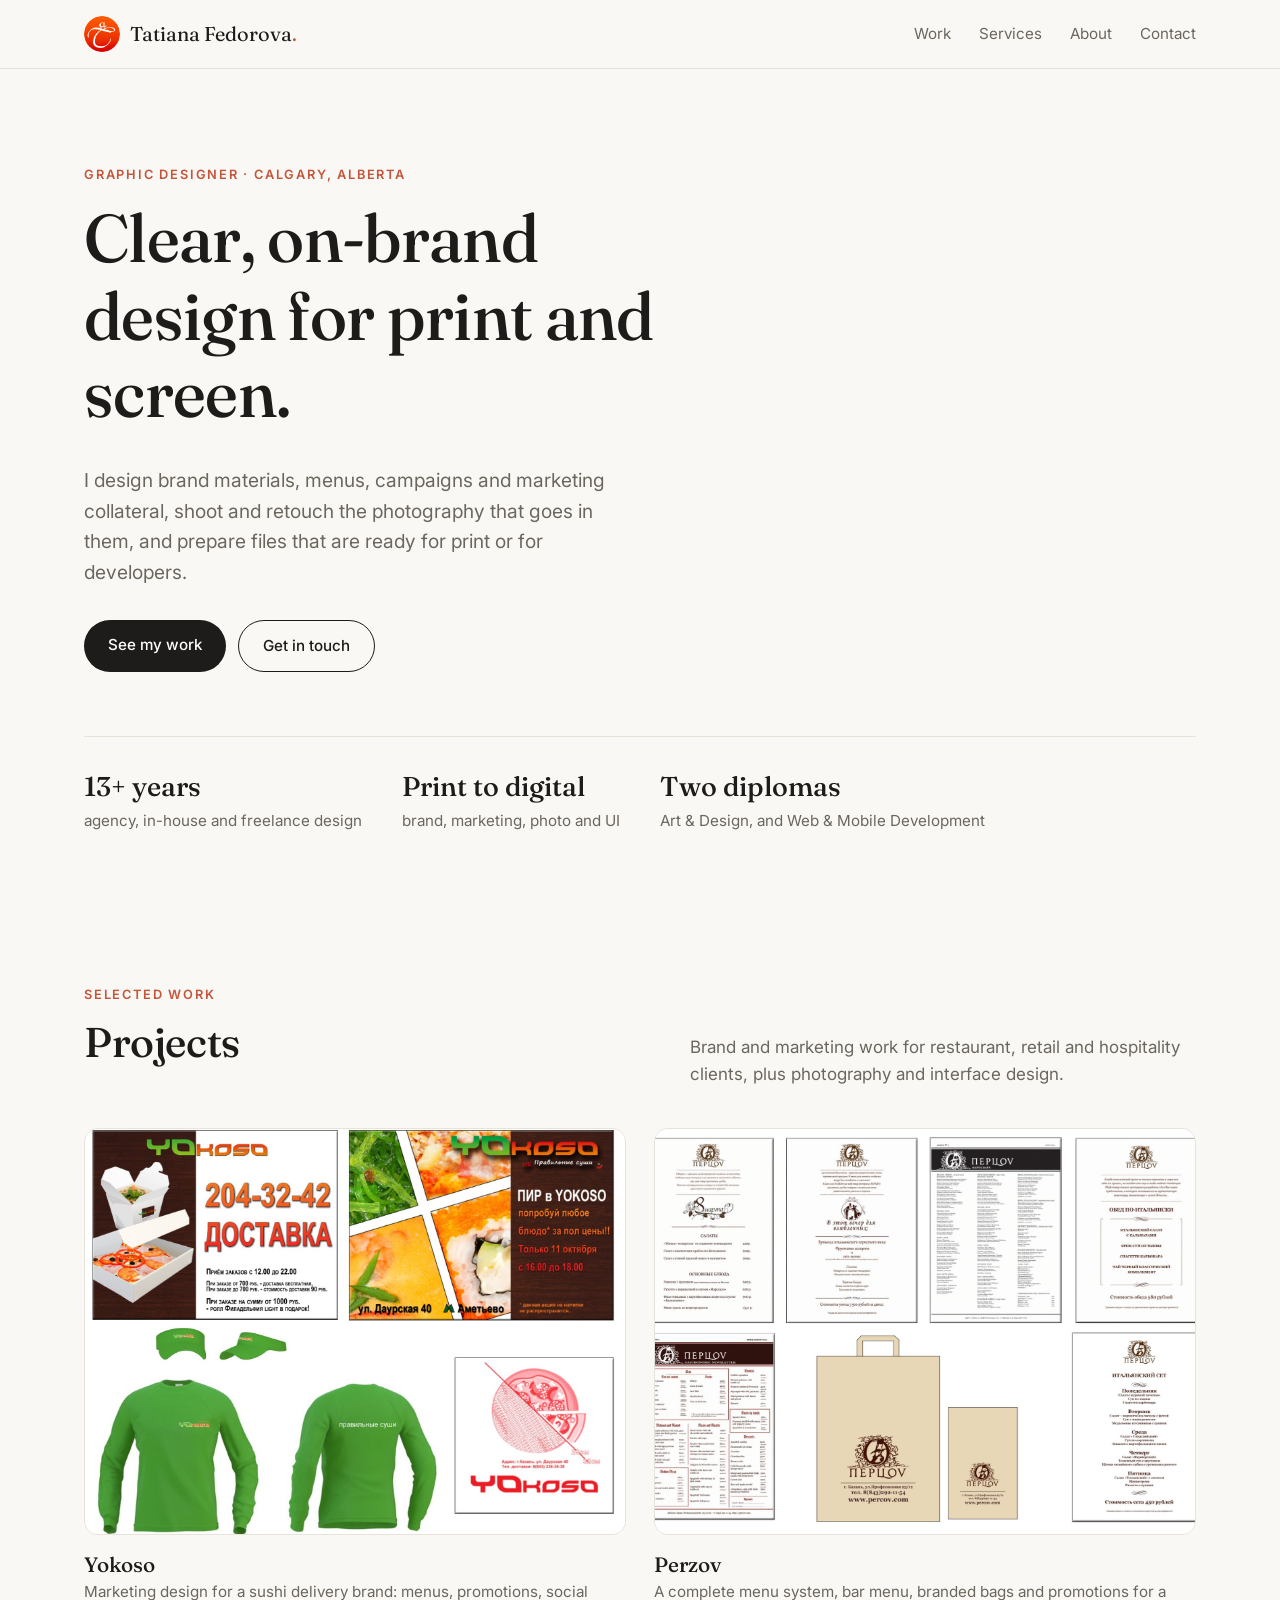
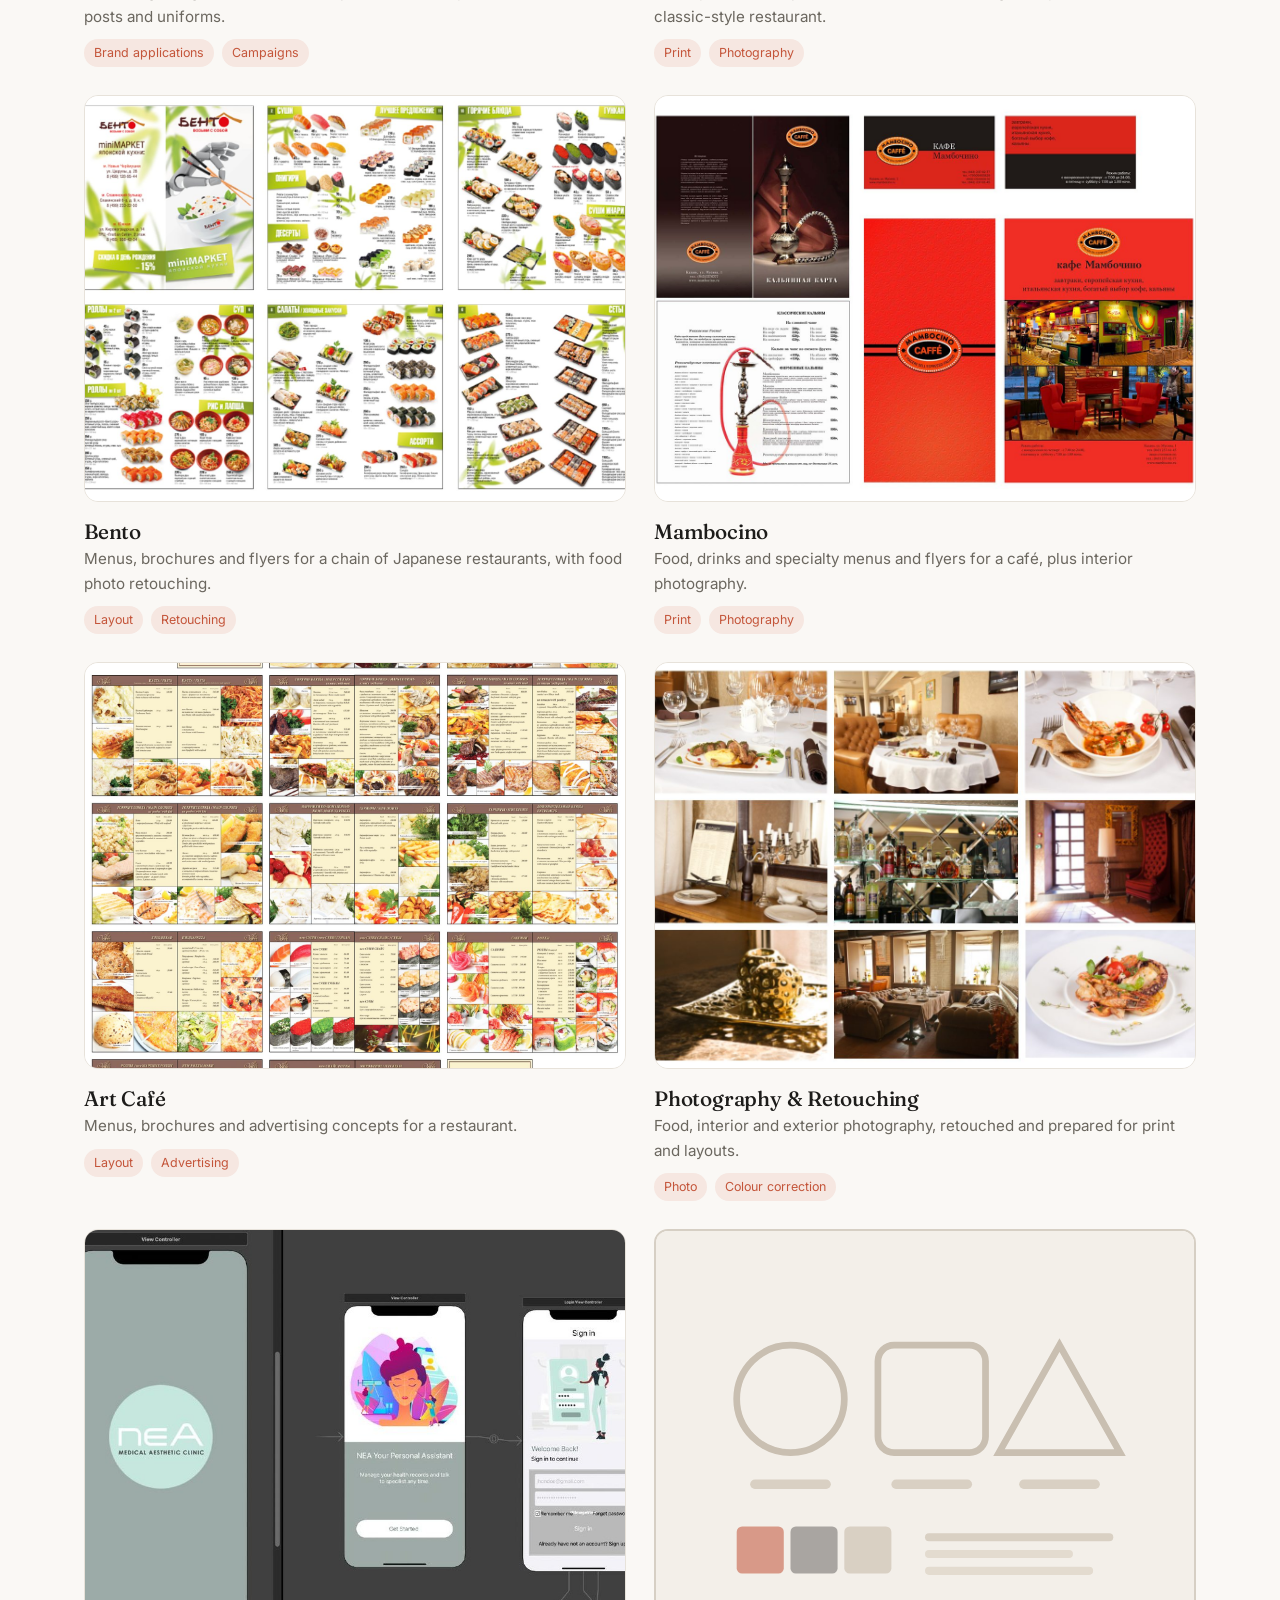
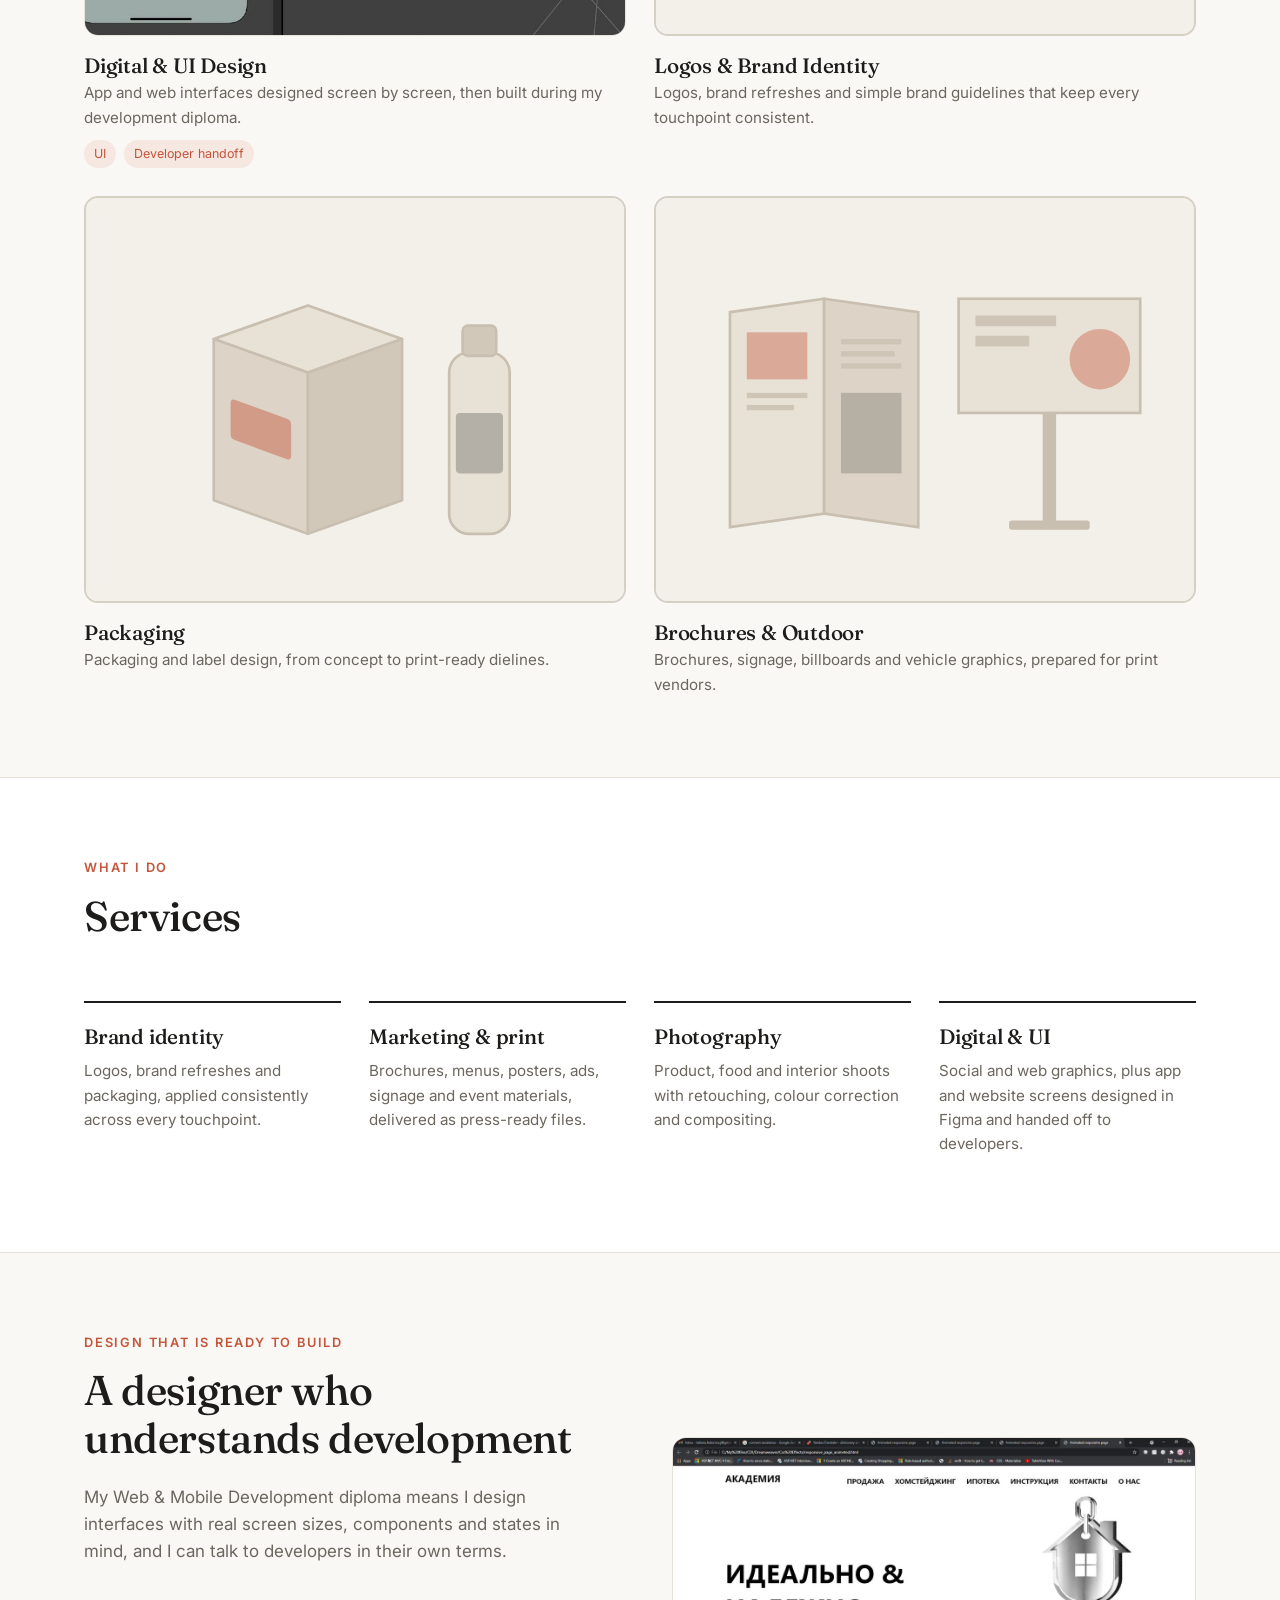
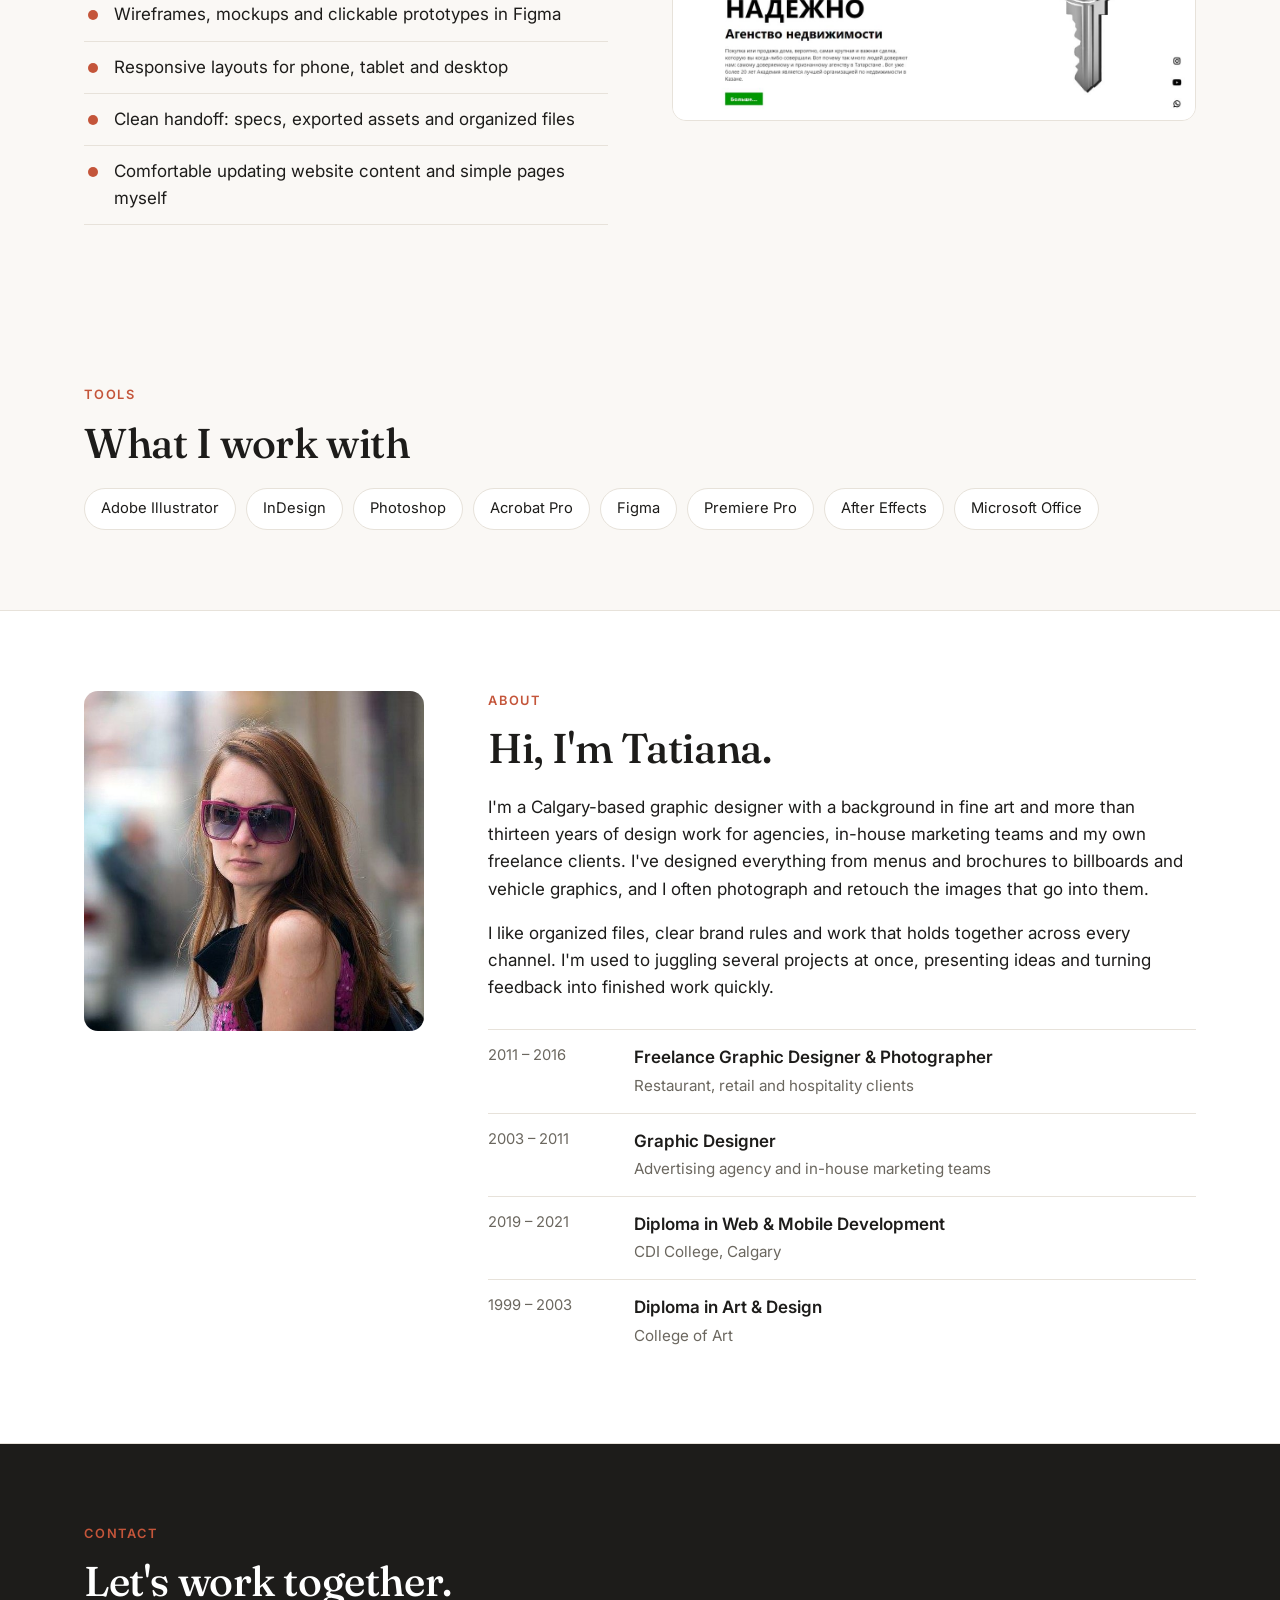
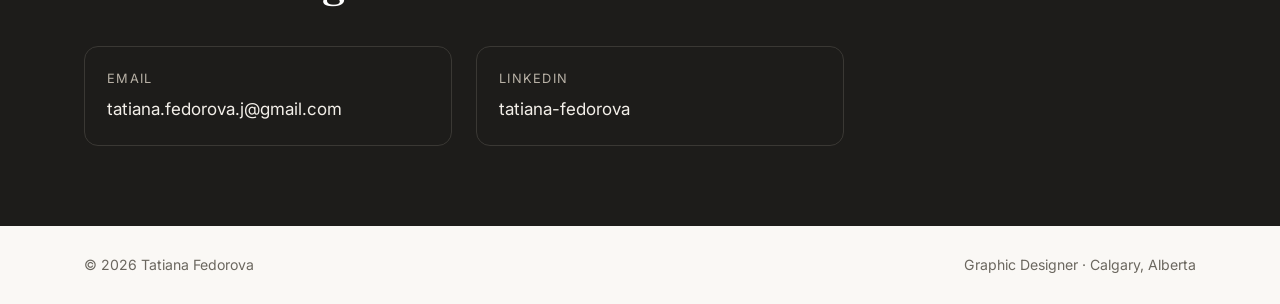
<file: index.html>
<!doctype html>
<html lang="en">
<head>
  <meta charset="utf-8">
  <meta name="viewport" content="width=device-width, initial-scale=1">
  <title>Tatiana Fedorova | Graphic Designer, Calgary</title>
  <meta name="description" content="Graphic designer in Calgary. Brand applications, marketing and print design, photography and retouching, and UI design.">
  <link rel="icon" href="images/favicon.ico">
  <link rel="preconnect" href="https://fonts.googleapis.com">
  <link rel="preconnect" href="https://fonts.gstatic.com" crossorigin>
  <link href="https://fonts.googleapis.com/css2?family=Fraunces:opsz,wght@9..144,400;9..144,500&family=Inter:wght@400;500;600&display=swap" rel="stylesheet">
  <link rel="stylesheet" href="css/style.css">
</head>
<body>

<header class="site-header">
  <div class="wrap">
    <a class="brand" href="#top"><img src="images/logo.png" alt="" width="36" height="36"><span class="name">Tatiana Fedorova<span class="dot">.</span></span></a>
    <nav class="nav">
      <a href="#work">Work</a>
      <a href="#services">Services</a>
      <a href="#about">About</a>
      <a href="#contact">Contact</a>
    </nav>
  </div>
</header>

<main id="top">

  <section class="hero">
    <div class="wrap">
      <div class="eyebrow">Graphic Designer · Calgary, Alberta</div>
      <h1>Clear, on-brand design for print and screen.</h1>
      <p class="lead">I design brand materials, menus, campaigns and marketing collateral, shoot and retouch the photography that goes in them, and prepare files that are ready for print or for developers.</p>
      <div class="actions">
        <a class="btn" href="#work">See my work</a>
        <a class="btn ghost" href="#contact">Get in touch</a>
      </div>
      <div class="hero-meta">
        <div><strong>13+ years</strong>agency, in-house and freelance design</div>
        <div><strong>Print to digital</strong>brand, marketing, photo and UI</div>
        <div><strong>Two diplomas</strong>Art &amp; Design, and Web &amp; Mobile Development</div>
      </div>
    </div>
  </section>

  <section id="work">
    <div class="wrap">
      <div class="section-head">
        <div>
          <div class="eyebrow">Selected work</div>
          <h2>Projects</h2>
        </div>
        <p>Brand and marketing work for restaurant, retail and hospitality clients, plus photography and interface design.</p>
      </div>

      <div class="grid">
        <a class="card" href="work/yokoso.html">
          <div class="thumb"><img src="images/work/yokoso2.jpg" alt="Yokoso delivery flyers and staff uniforms" loading="lazy"></div>
          <h3>Yokoso</h3>
          <p>Marketing design for a sushi delivery brand: menus, promotions, social posts and uniforms.</p>
          <div class="tags"><span class="tag">Brand applications</span><span class="tag">Campaigns</span></div>
        </a>
        <a class="card" href="work/perzov.html">
          <div class="thumb"><img src="images/work/perzov1.jpg" alt="Perzov restaurant menus and paper bag" loading="lazy"></div>
          <h3>Perzov</h3>
          <p>A complete menu system, bar menu, branded bags and promotions for a classic-style restaurant.</p>
          <div class="tags"><span class="tag">Print</span><span class="tag">Photography</span></div>
        </a>
        <a class="card" href="work/bento.html">
          <div class="thumb"><img src="images/work/bento1.jpg" alt="Bento restaurant menu spreads" loading="lazy"></div>
          <h3>Bento</h3>
          <p>Menus, brochures and flyers for a chain of Japanese restaurants, with food photo retouching.</p>
          <div class="tags"><span class="tag">Layout</span><span class="tag">Retouching</span></div>
        </a>
        <a class="card" href="work/mambocino.html">
          <div class="thumb"><img src="images/work/mambocino1.jpg" alt="Mambocino café menus and flyer" loading="lazy"></div>
          <h3>Mambocino</h3>
          <p>Food, drinks and specialty menus and flyers for a café, plus interior photography.</p>
          <div class="tags"><span class="tag">Print</span><span class="tag">Photography</span></div>
        </a>
        <a class="card" href="work/art-cafe.html">
          <div class="thumb"><img src="images/work/artcafe2.jpg" alt="Art Café menu pages" loading="lazy"></div>
          <h3>Art Café</h3>
          <p>Menus, brochures and advertising concepts for a restaurant.</p>
          <div class="tags"><span class="tag">Layout</span><span class="tag">Advertising</span></div>
        </a>
        <a class="card" href="work/photography.html">
          <div class="thumb"><img src="images/work/photo2.jpg" alt="Restaurant interior and food photography" loading="lazy"></div>
          <h3>Photography &amp; Retouching</h3>
          <p>Food, interior and exterior photography, retouched and prepared for print and layouts.</p>
          <div class="tags"><span class="tag">Photo</span><span class="tag">Colour correction</span></div>
        </a>
        <a class="card" href="work/ui-design.html">
          <div class="thumb"><img src="images/apps/nea-app-crop.jpg" alt="NEA clinic app screens" loading="lazy"></div>
          <h3>Digital &amp; UI Design</h3>
          <p>App and web interfaces designed screen by screen, then built during my development diploma.</p>
          <div class="tags"><span class="tag">UI</span><span class="tag">Developer handoff</span></div>
        </a>

        <!-- PLACEHOLDER: replace with a real project card (copy one of the cards above) once the samples are ready. -->
        <div class="card placeholder">
          <div class="thumb"><img src="images/placeholders/logos.svg" alt="Placeholder image, not Tatiana's work: logo and identity samples to be added"></div>
          <h3>Logos &amp; Brand Identity</h3>
          <p class="muted">Logos, brand refreshes and simple brand guidelines that keep every touchpoint consistent.</p>
        </div>
      </div>

      <!-- PLACEHOLDER: more slots for work samples still to be added. Delete any you do not need. -->
      <div class="grid" style="margin-top:28px">
        <div class="card placeholder">
          <div class="thumb"><img src="images/placeholders/packaging.svg" alt="Placeholder image, not Tatiana's work: packaging samples to be added"></div>
          <h3>Packaging</h3>
          <p class="muted">Packaging and label design, from concept to print-ready dielines.</p>
        </div>
        <div class="card placeholder">
          <div class="thumb"><img src="images/placeholders/brochures.svg" alt="Placeholder image, not Tatiana's work: brochure and outdoor samples to be added"></div>
          <h3>Brochures &amp; Outdoor</h3>
          <p class="muted">Brochures, signage, billboards and vehicle graphics, prepared for print vendors.</p>
        </div>
      </div>
    </div>
  </section>

  <section id="services" class="services">
    <div class="wrap">
      <div class="section-head">
        <div>
          <div class="eyebrow">What I do</div>
          <h2>Services</h2>
        </div>
      </div>
      <div class="service-grid">
        <div class="service">
          <h3>Brand identity</h3>
          <p>Logos, brand refreshes and packaging, applied consistently across every touchpoint.</p>
        </div>
        <div class="service">
          <h3>Marketing &amp; print</h3>
          <p>Brochures, menus, posters, ads, signage and event materials, delivered as press-ready files.</p>
        </div>
        <div class="service">
          <h3>Photography</h3>
          <p>Product, food and interior shoots with retouching, colour correction and compositing.</p>
        </div>
        <div class="service">
          <h3>Digital &amp; UI</h3>
          <p>Social and web graphics, plus app and website screens designed in Figma and handed off to developers.</p>
        </div>
      </div>
    </div>
  </section>

  <section>
    <div class="wrap split">
      <div>
        <div class="eyebrow">Design that is ready to build</div>
        <h2>A designer who understands development</h2>
        <p class="muted">My Web &amp; Mobile Development diploma means I design interfaces with real screen sizes, components and states in mind, and I can talk to developers in their own terms.</p>
        <ul class="checklist">
          <li>Wireframes, mockups and clickable prototypes in Figma</li>
          <li>Responsive layouts for phone, tablet and desktop</li>
          <li>Clean handoff: specs, exported assets and organized files</li>
          <li>Comfortable updating website content and simple pages myself</li>
        </ul>
      </div>
      <img src="images/apps/responsive-page.jpg" alt="Website design for a real estate training academy" loading="lazy">
    </div>
  </section>

  <section>
    <div class="wrap">
      <div class="eyebrow">Tools</div>
      <h2>What I work with</h2>
      <div class="tools">
        <span>Adobe Illustrator</span>
        <span>InDesign</span>
        <span>Photoshop</span>
        <span>Acrobat Pro</span>
        <span>Figma</span>
        <span>Premiere Pro</span>
        <span>After Effects</span>
        <span>Microsoft Office</span>
      </div>
    </div>
  </section>

  <section id="about" class="services">
    <div class="wrap about">
      <!-- PLACEHOLDER: swap for a professional headshot (square, at least 700 x 700 px) when available. -->
      <img src="images/me.jpg" alt="Tatiana Fedorova">
      <div>
        <div class="eyebrow">About</div>
        <h2>Hi, I'm Tatiana.</h2>
        <p>I'm a Calgary-based graphic designer with a background in fine art and more than thirteen years of design work for agencies, in-house marketing teams and my own freelance clients. I've designed everything from menus and brochures to billboards and vehicle graphics, and I often photograph and retouch the images that go into them.</p>
        <p>I like organized files, clear brand rules and work that holds together across every channel. I'm used to juggling several projects at once, presenting ideas and turning feedback into finished work quickly.</p>
        <ul class="timeline">
          <li><div class="when">2011 – 2016</div><div><strong>Freelance Graphic Designer &amp; Photographer</strong><span>Restaurant, retail and hospitality clients</span></div></li>
          <li><div class="when">2003 – 2011</div><div><strong>Graphic Designer</strong><span>Advertising agency and in-house marketing teams</span></div></li>
          <li><div class="when">2019 – 2021</div><div><strong>Diploma in Web &amp; Mobile Development</strong><span>CDI College, Calgary</span></div></li>
          <li><div class="when">1999 – 2003</div><div><strong>Diploma in Art &amp; Design</strong><span>College of Art</span></div></li>
        </ul>
      </div>
    </div>
  </section>

  <section id="contact" class="contact">
    <div class="wrap">
      <div class="eyebrow">Contact</div>
      <h2>Let's work together.</h2>
      <div class="contact-links">
        <a href="mailto:tatiana.fedorova.j@gmail.com"><small>Email</small>tatiana.fedorova.j@gmail.com</a>
        <a href="https://www.linkedin.com/in/tatiana-j-fedorova" target="_blank" rel="noopener"><small>LinkedIn</small>tatiana-fedorova</a>
      </div>
      <!-- PLACEHOLDER: add a PDF resume as resume.pdf in this folder, then uncomment the line below. -->
      <!-- <p style="margin-top:32px"><a class="btn ghost" style="color:#fff;border-color:#fff" href="resume.pdf">Download resume (PDF)</a></p> -->
    </div>
  </section>

</main>

<footer class="site-footer">
  <div class="wrap">
    <span>© 2026 Tatiana Fedorova</span>
    <span>Graphic Designer · Calgary, Alberta</span>
  </div>
</footer>

</body>
</html>
</file>
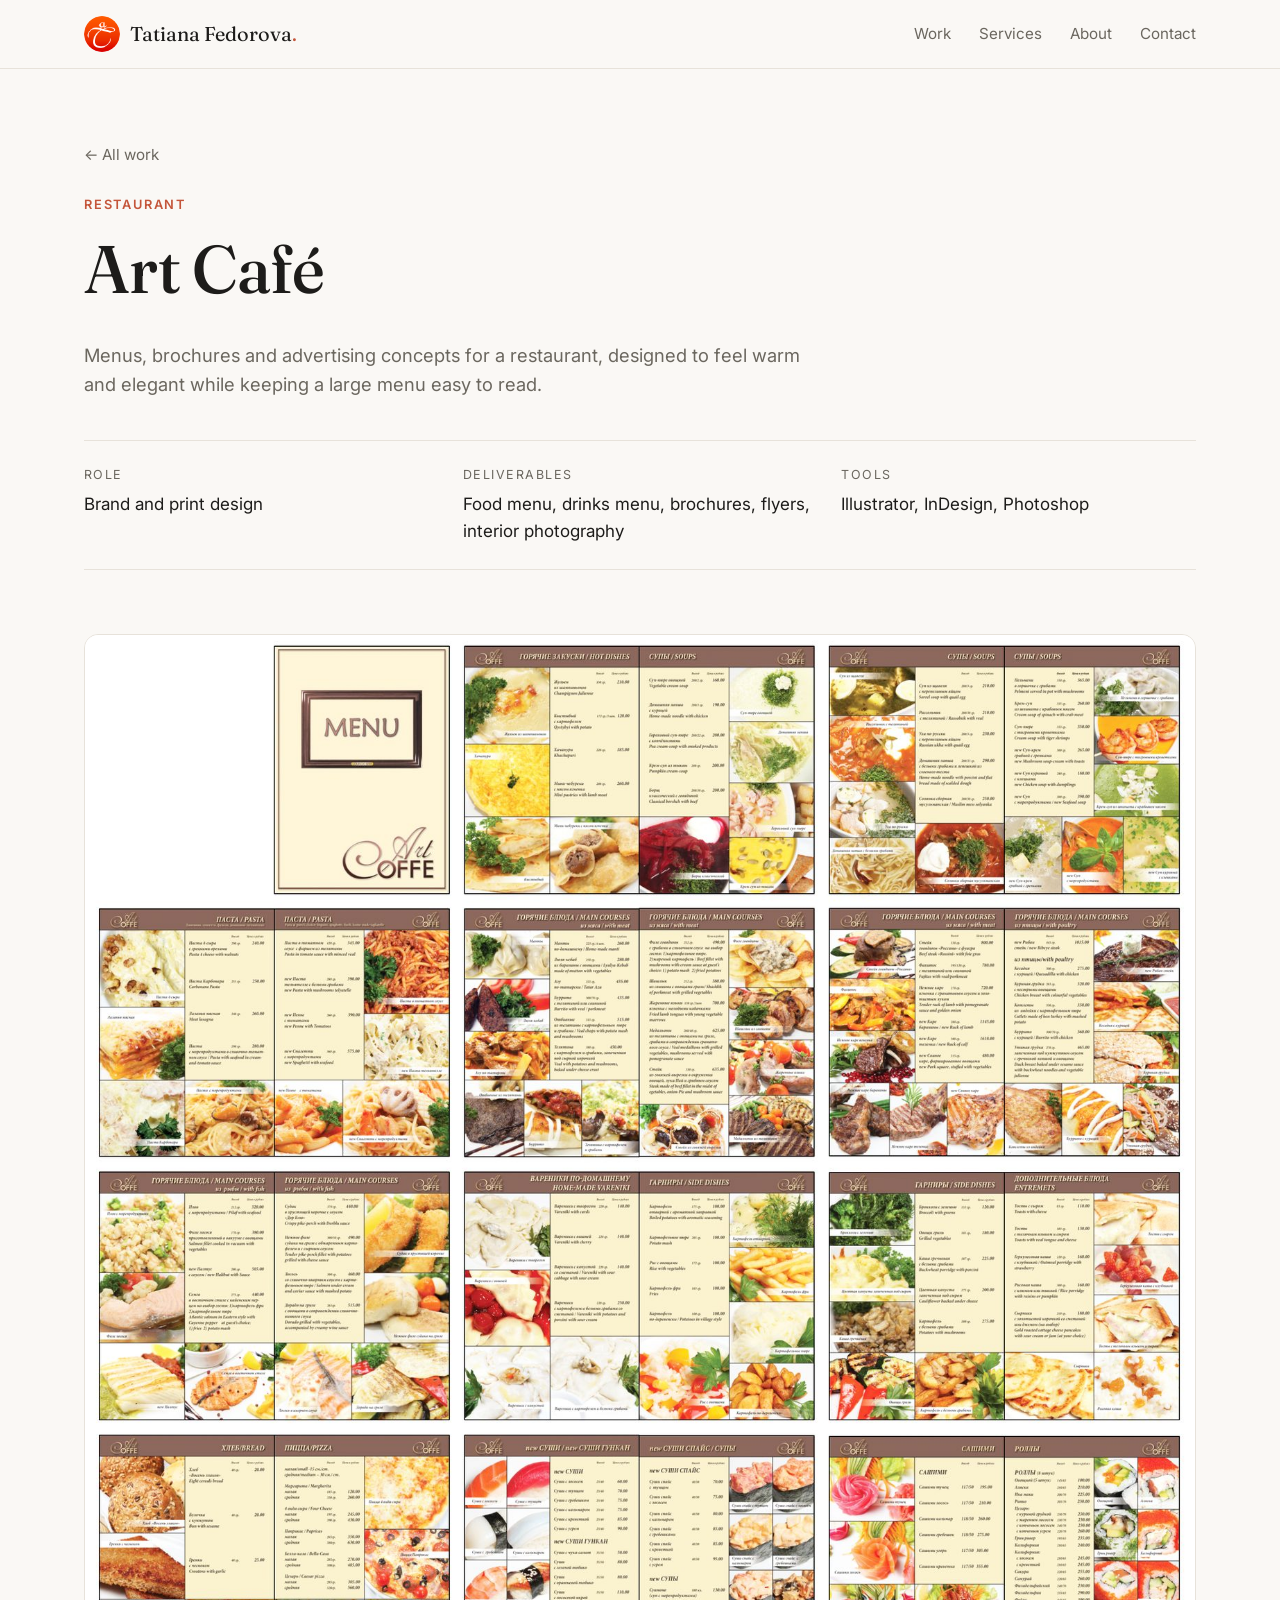
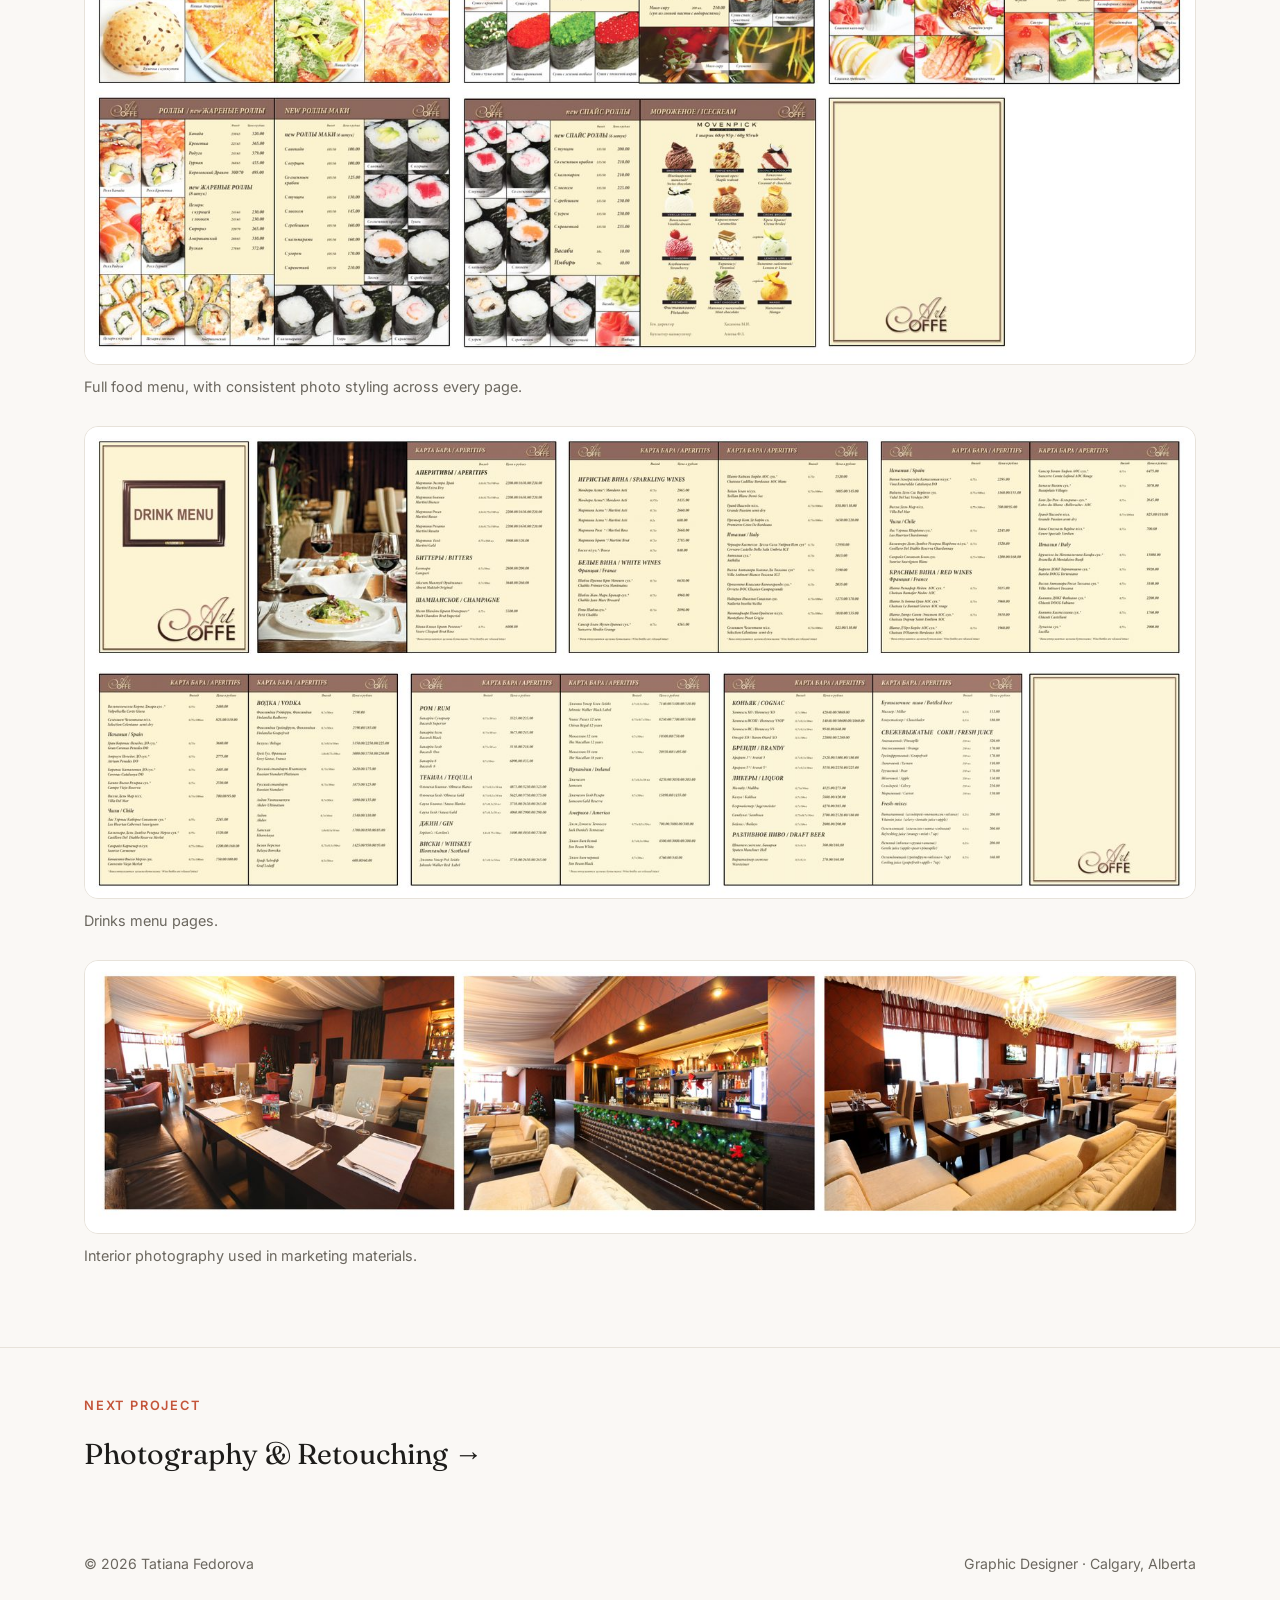
<file: work/art-cafe.html>
<!doctype html>
<html lang="en">
<head>
  <meta charset="utf-8">
  <meta name="viewport" content="width=device-width, initial-scale=1">
  <title>Art Café | Tatiana Fedorova</title>
  <meta name="description" content="Menus, brochures and advertising concepts for a restaurant, designed to feel warm and elegant while keeping a large menu easy to read.">
  <link rel="icon" href="../images/favicon.ico">
  <link rel="preconnect" href="https://fonts.googleapis.com">
  <link rel="preconnect" href="https://fonts.gstatic.com" crossorigin>
  <link href="https://fonts.googleapis.com/css2?family=Fraunces:opsz,wght@9..144,400;9..144,500&family=Inter:wght@400;500;600&display=swap" rel="stylesheet">
  <link rel="stylesheet" href="../css/style.css">
</head>
<body>

<header class="site-header">
  <div class="wrap">
    <a class="brand" href="../index.html"><img src="../images/logo.png" alt="" width="36" height="36"><span class="name">Tatiana Fedorova<span class="dot">.</span></span></a>
    <nav class="nav">
      <a href="../index.html#work">Work</a>
      <a href="../index.html#services">Services</a>
      <a href="../index.html#about">About</a>
      <a href="../index.html#contact">Contact</a>
    </nav>
  </div>
</header>

<main>
  <section class="project-hero">
    <div class="wrap">
      <a class="back" href="../index.html#work">← All work</a>
      <div class="eyebrow">Restaurant</div>
      <h1>Art Café</h1>
      <p class="lead">Menus, brochures and advertising concepts for a restaurant, designed to feel warm and elegant while keeping a large menu easy to read.</p>
      <dl class="facts">
        <div><dt>Role</dt><dd>Brand and print design</dd></div>
        <div><dt>Deliverables</dt><dd>Food menu, drinks menu, brochures, flyers, interior photography</dd></div>
        <div><dt>Tools</dt><dd>Illustrator, InDesign, Photoshop</dd></div>
      </dl>
    </div>
  </section>

  <div class="wrap">
    <div class="gallery">
      <figure><img src="../images/work/artcafe2.jpg" alt="Art Café: Full food menu, with consistent photo styling across every page." loading="lazy"><figcaption>Full food menu, with consistent photo styling across every page.</figcaption></figure>
      <figure><img src="../images/work/artcafe1.jpg" alt="Art Café: Drinks menu pages." loading="lazy"><figcaption>Drinks menu pages.</figcaption></figure>
      <figure><img src="../images/work/artcafe3.jpg" alt="Art Café: Interior photography used in marketing materials." loading="lazy"><figcaption>Interior photography used in marketing materials.</figcaption></figure>
    </div>
  </div>

  <div class="next-project">
    <div class="wrap">
      <div class="eyebrow">Next project</div>
      <a href="photography.html">Photography &amp; Retouching →</a>
    </div>
  </div>
</main>

<footer class="site-footer">
  <div class="wrap">
    <span>© 2026 Tatiana Fedorova</span>
    <span>Graphic Designer · Calgary, Alberta</span>
  </div>
</footer>

<script src="../js/lightbox.js"></script>
</body>
</html>
</file>
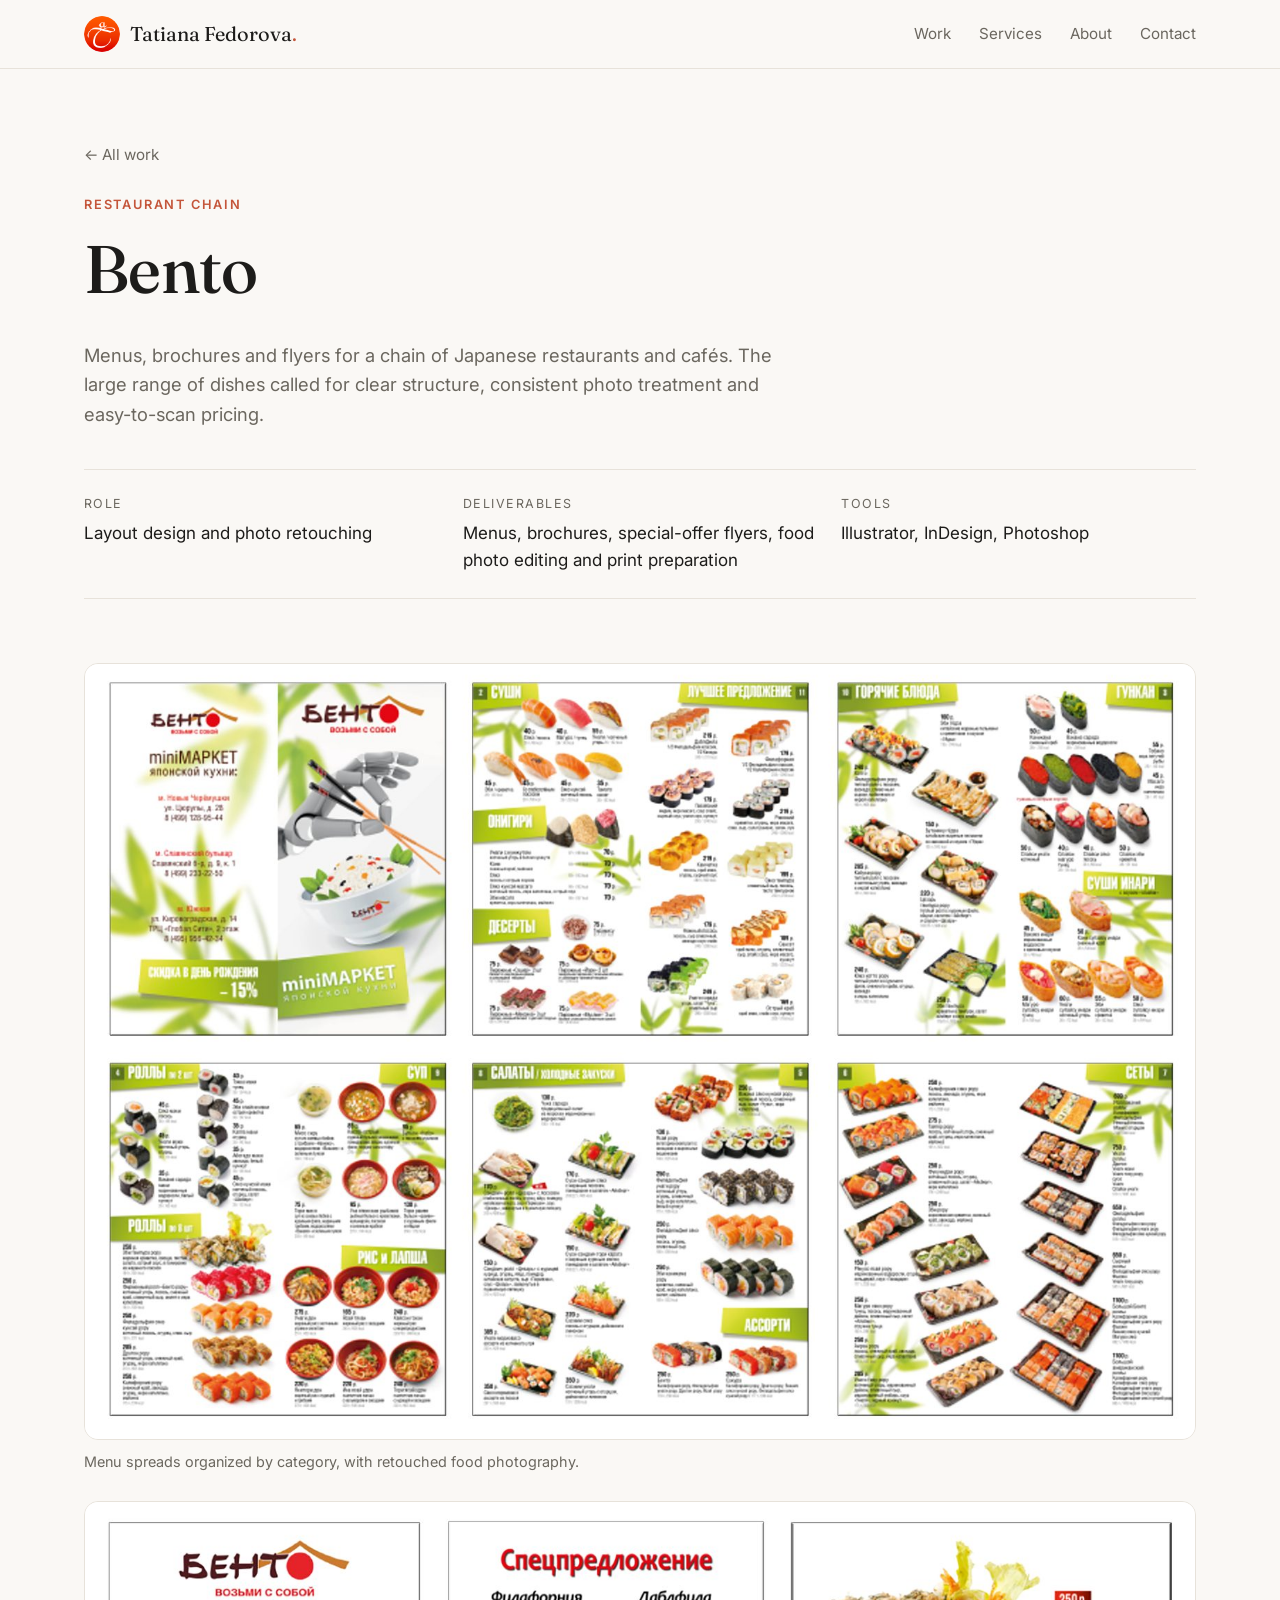
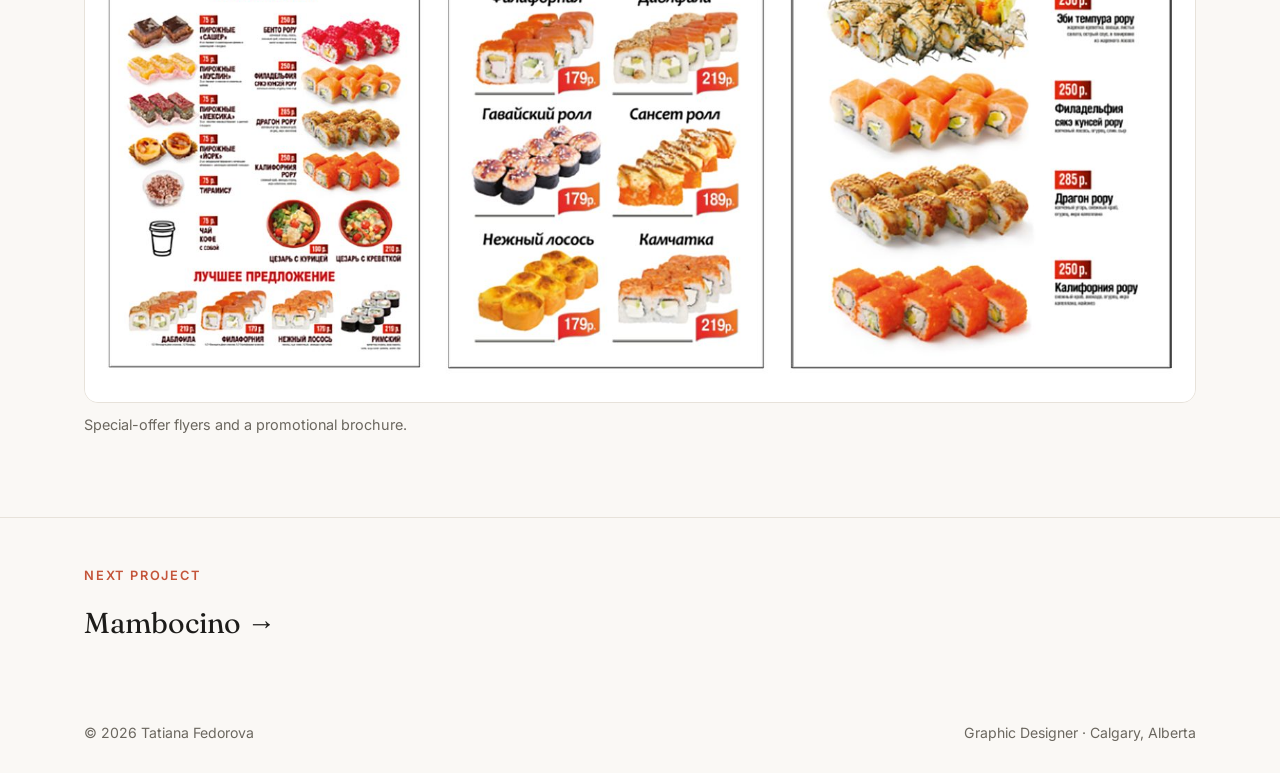
<file: work/bento.html>
<!doctype html>
<html lang="en">
<head>
  <meta charset="utf-8">
  <meta name="viewport" content="width=device-width, initial-scale=1">
  <title>Bento | Tatiana Fedorova</title>
  <meta name="description" content="Menus, brochures and flyers for a chain of Japanese restaurants and cafés. The large range of dishes called for clear structure, consistent photo trea">
  <link rel="icon" href="../images/favicon.ico">
  <link rel="preconnect" href="https://fonts.googleapis.com">
  <link rel="preconnect" href="https://fonts.gstatic.com" crossorigin>
  <link href="https://fonts.googleapis.com/css2?family=Fraunces:opsz,wght@9..144,400;9..144,500&family=Inter:wght@400;500;600&display=swap" rel="stylesheet">
  <link rel="stylesheet" href="../css/style.css">
</head>
<body>

<header class="site-header">
  <div class="wrap">
    <a class="brand" href="../index.html"><img src="../images/logo.png" alt="" width="36" height="36"><span class="name">Tatiana Fedorova<span class="dot">.</span></span></a>
    <nav class="nav">
      <a href="../index.html#work">Work</a>
      <a href="../index.html#services">Services</a>
      <a href="../index.html#about">About</a>
      <a href="../index.html#contact">Contact</a>
    </nav>
  </div>
</header>

<main>
  <section class="project-hero">
    <div class="wrap">
      <a class="back" href="../index.html#work">← All work</a>
      <div class="eyebrow">Restaurant chain</div>
      <h1>Bento</h1>
      <p class="lead">Menus, brochures and flyers for a chain of Japanese restaurants and cafés. The large range of dishes called for clear structure, consistent photo treatment and easy-to-scan pricing.</p>
      <dl class="facts">
        <div><dt>Role</dt><dd>Layout design and photo retouching</dd></div>
        <div><dt>Deliverables</dt><dd>Menus, brochures, special-offer flyers, food photo editing and print preparation</dd></div>
        <div><dt>Tools</dt><dd>Illustrator, InDesign, Photoshop</dd></div>
      </dl>
    </div>
  </section>

  <div class="wrap">
    <div class="gallery">
      <figure><img src="../images/work/bento1.jpg" alt="Bento: Menu spreads organized by category, with retouched food photography." loading="lazy"><figcaption>Menu spreads organized by category, with retouched food photography.</figcaption></figure>
      <figure><img src="../images/work/bento2.jpg" alt="Bento: Special-offer flyers and a promotional brochure." loading="lazy"><figcaption>Special-offer flyers and a promotional brochure.</figcaption></figure>
    </div>
  </div>

  <div class="next-project">
    <div class="wrap">
      <div class="eyebrow">Next project</div>
      <a href="mambocino.html">Mambocino →</a>
    </div>
  </div>
</main>

<footer class="site-footer">
  <div class="wrap">
    <span>© 2026 Tatiana Fedorova</span>
    <span>Graphic Designer · Calgary, Alberta</span>
  </div>
</footer>

<script src="../js/lightbox.js"></script>
</body>
</html>
</file>
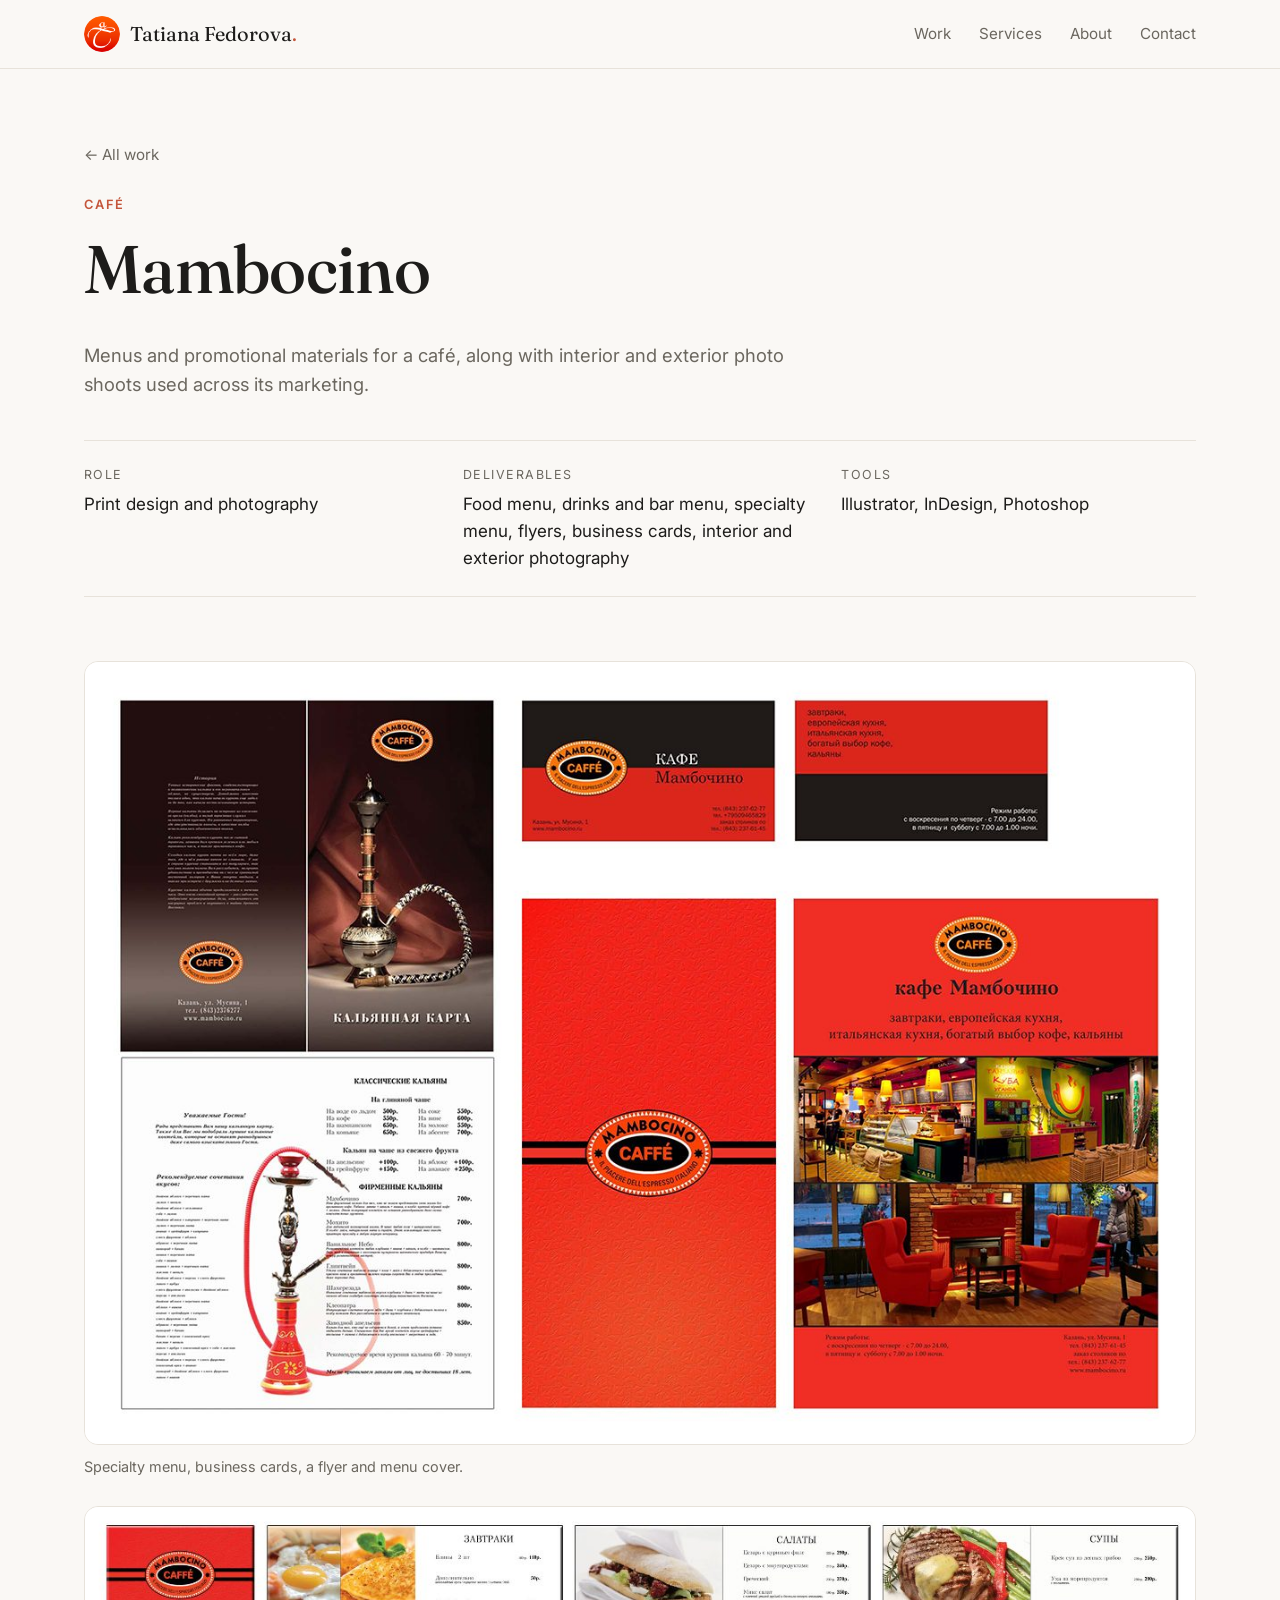
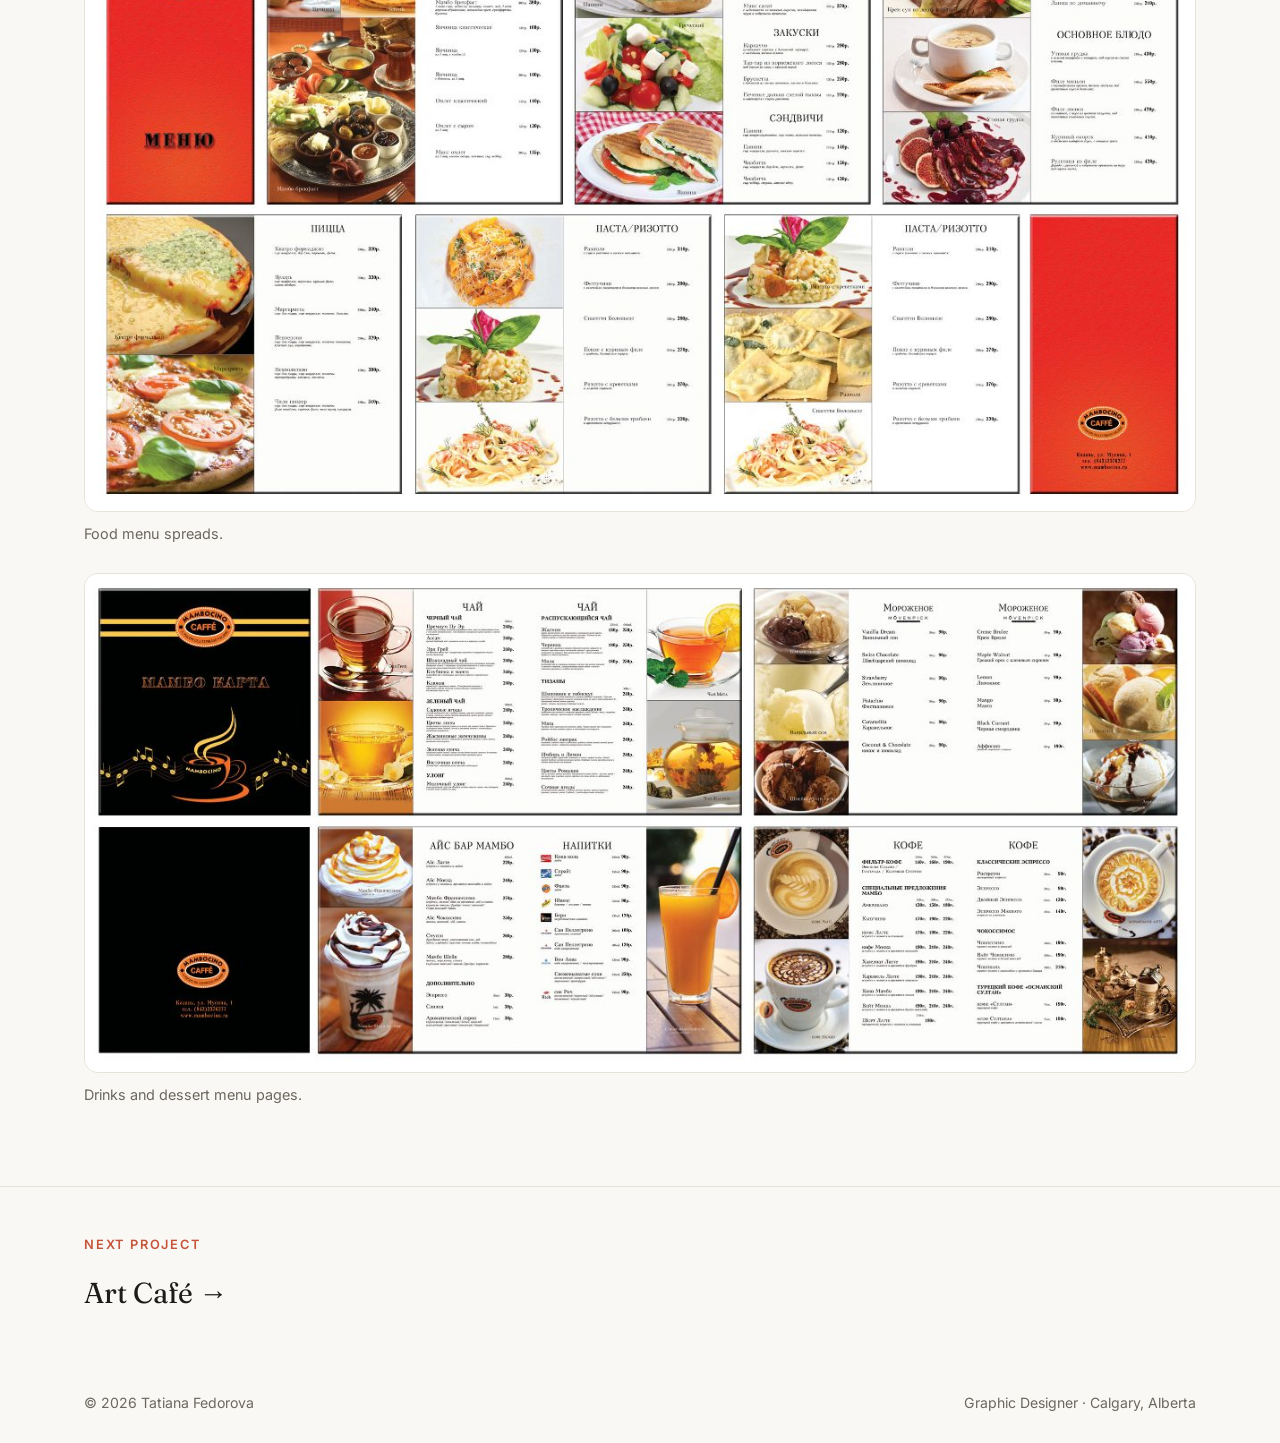
<file: work/mambocino.html>
<!doctype html>
<html lang="en">
<head>
  <meta charset="utf-8">
  <meta name="viewport" content="width=device-width, initial-scale=1">
  <title>Mambocino | Tatiana Fedorova</title>
  <meta name="description" content="Menus and promotional materials for a café, along with interior and exterior photo shoots used across its marketing.">
  <link rel="icon" href="../images/favicon.ico">
  <link rel="preconnect" href="https://fonts.googleapis.com">
  <link rel="preconnect" href="https://fonts.gstatic.com" crossorigin>
  <link href="https://fonts.googleapis.com/css2?family=Fraunces:opsz,wght@9..144,400;9..144,500&family=Inter:wght@400;500;600&display=swap" rel="stylesheet">
  <link rel="stylesheet" href="../css/style.css">
</head>
<body>

<header class="site-header">
  <div class="wrap">
    <a class="brand" href="../index.html"><img src="../images/logo.png" alt="" width="36" height="36"><span class="name">Tatiana Fedorova<span class="dot">.</span></span></a>
    <nav class="nav">
      <a href="../index.html#work">Work</a>
      <a href="../index.html#services">Services</a>
      <a href="../index.html#about">About</a>
      <a href="../index.html#contact">Contact</a>
    </nav>
  </div>
</header>

<main>
  <section class="project-hero">
    <div class="wrap">
      <a class="back" href="../index.html#work">← All work</a>
      <div class="eyebrow">Café</div>
      <h1>Mambocino</h1>
      <p class="lead">Menus and promotional materials for a café, along with interior and exterior photo shoots used across its marketing.</p>
      <dl class="facts">
        <div><dt>Role</dt><dd>Print design and photography</dd></div>
        <div><dt>Deliverables</dt><dd>Food menu, drinks and bar menu, specialty menu, flyers, business cards, interior and exterior photography</dd></div>
        <div><dt>Tools</dt><dd>Illustrator, InDesign, Photoshop</dd></div>
      </dl>
    </div>
  </section>

  <div class="wrap">
    <div class="gallery">
      <figure><img src="../images/work/mambocino1.jpg" alt="Mambocino: Specialty menu, business cards, a flyer and menu cover." loading="lazy"><figcaption>Specialty menu, business cards, a flyer and menu cover.</figcaption></figure>
      <figure><img src="../images/work/mambocino2.jpg" alt="Mambocino: Food menu spreads." loading="lazy"><figcaption>Food menu spreads.</figcaption></figure>
      <figure><img src="../images/work/mambocino3.jpg" alt="Mambocino: Drinks and dessert menu pages." loading="lazy"><figcaption>Drinks and dessert menu pages.</figcaption></figure>
    </div>
  </div>

  <div class="next-project">
    <div class="wrap">
      <div class="eyebrow">Next project</div>
      <a href="art-cafe.html">Art Café →</a>
    </div>
  </div>
</main>

<footer class="site-footer">
  <div class="wrap">
    <span>© 2026 Tatiana Fedorova</span>
    <span>Graphic Designer · Calgary, Alberta</span>
  </div>
</footer>

<script src="../js/lightbox.js"></script>
</body>
</html>
</file>
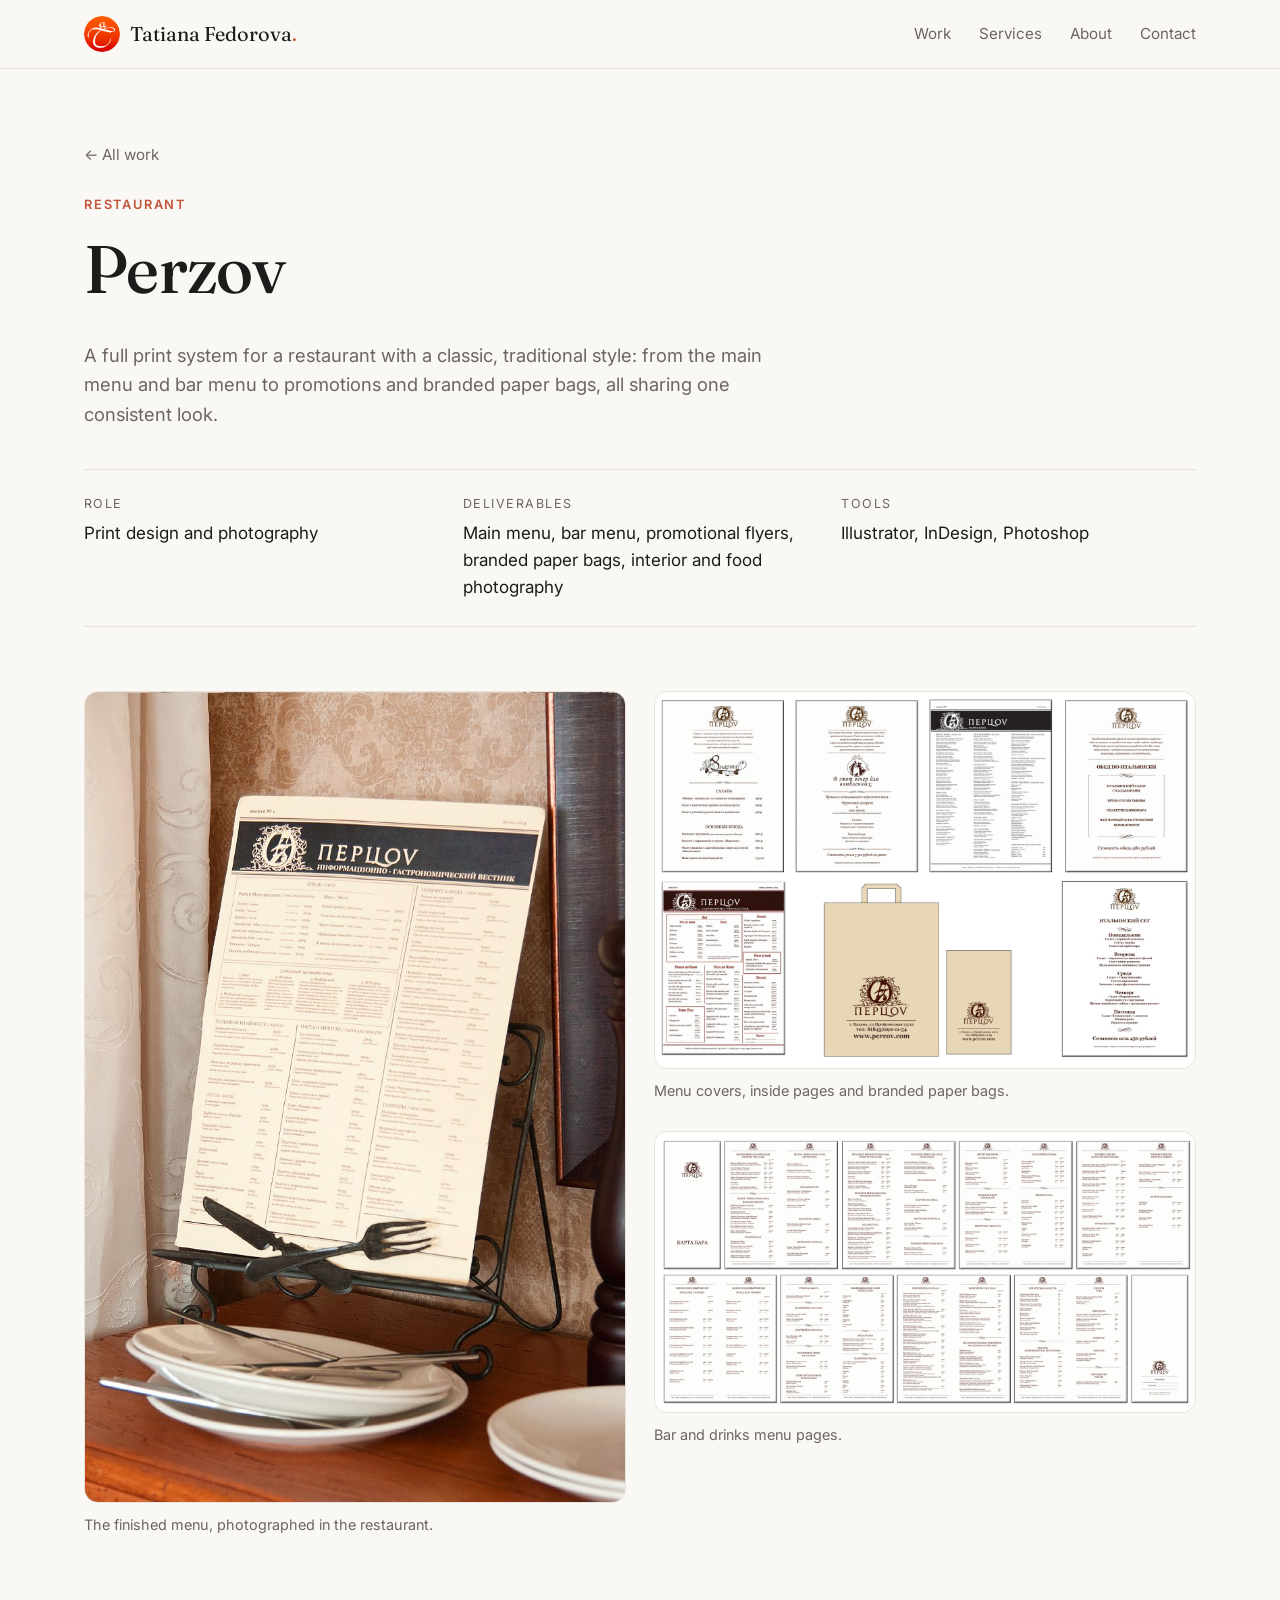
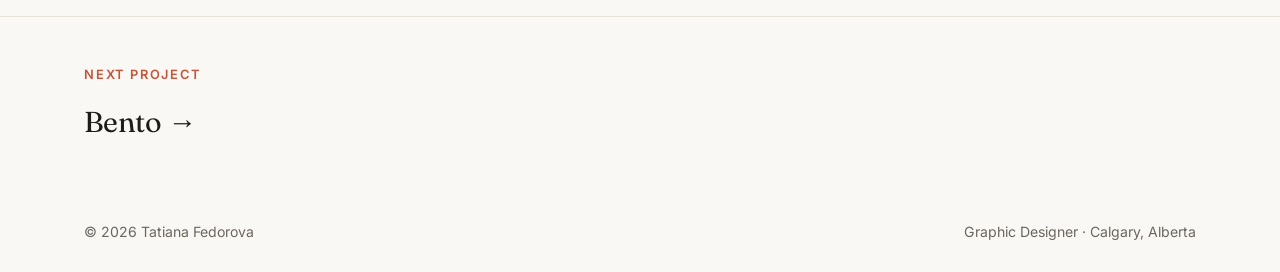
<file: work/perzov.html>
<!doctype html>
<html lang="en">
<head>
  <meta charset="utf-8">
  <meta name="viewport" content="width=device-width, initial-scale=1">
  <title>Perzov | Tatiana Fedorova</title>
  <meta name="description" content="A full print system for a restaurant with a classic, traditional style: from the main menu and bar menu to promotions and branded paper bags, all shar">
  <link rel="icon" href="../images/favicon.ico">
  <link rel="preconnect" href="https://fonts.googleapis.com">
  <link rel="preconnect" href="https://fonts.gstatic.com" crossorigin>
  <link href="https://fonts.googleapis.com/css2?family=Fraunces:opsz,wght@9..144,400;9..144,500&family=Inter:wght@400;500;600&display=swap" rel="stylesheet">
  <link rel="stylesheet" href="../css/style.css">
</head>
<body>

<header class="site-header">
  <div class="wrap">
    <a class="brand" href="../index.html"><img src="../images/logo.png" alt="" width="36" height="36"><span class="name">Tatiana Fedorova<span class="dot">.</span></span></a>
    <nav class="nav">
      <a href="../index.html#work">Work</a>
      <a href="../index.html#services">Services</a>
      <a href="../index.html#about">About</a>
      <a href="../index.html#contact">Contact</a>
    </nav>
  </div>
</header>

<main>
  <section class="project-hero">
    <div class="wrap">
      <a class="back" href="../index.html#work">← All work</a>
      <div class="eyebrow">Restaurant</div>
      <h1>Perzov</h1>
      <p class="lead">A full print system for a restaurant with a classic, traditional style: from the main menu and bar menu to promotions and branded paper bags, all sharing one consistent look.</p>
      <dl class="facts">
        <div><dt>Role</dt><dd>Print design and photography</dd></div>
        <div><dt>Deliverables</dt><dd>Main menu, bar menu, promotional flyers, branded paper bags, interior and food photography</dd></div>
        <div><dt>Tools</dt><dd>Illustrator, InDesign, Photoshop</dd></div>
      </dl>
    </div>
  </section>

  <div class="wrap">
    <div class="gallery two">
      <figure><img src="../images/work/perzov.jpg" alt="Perzov: The finished menu, photographed in the restaurant."><figcaption>The finished menu, photographed in the restaurant.</figcaption></figure>
      <div class="gallery" style="padding:0">
        <figure><img src="../images/work/perzov1.jpg" alt="Perzov: Menu covers, inside pages and branded paper bags." loading="lazy"><figcaption>Menu covers, inside pages and branded paper bags.</figcaption></figure>
        <figure><img src="../images/work/perzov2.jpg" alt="Perzov: Bar and drinks menu pages." loading="lazy"><figcaption>Bar and drinks menu pages.</figcaption></figure>
      </div>
    </div>
  </div>

  <div class="next-project">
    <div class="wrap">
      <div class="eyebrow">Next project</div>
      <a href="bento.html">Bento →</a>
    </div>
  </div>
</main>

<footer class="site-footer">
  <div class="wrap">
    <span>© 2026 Tatiana Fedorova</span>
    <span>Graphic Designer · Calgary, Alberta</span>
  </div>
</footer>

<script src="../js/lightbox.js"></script>
</body>
</html>
</file>
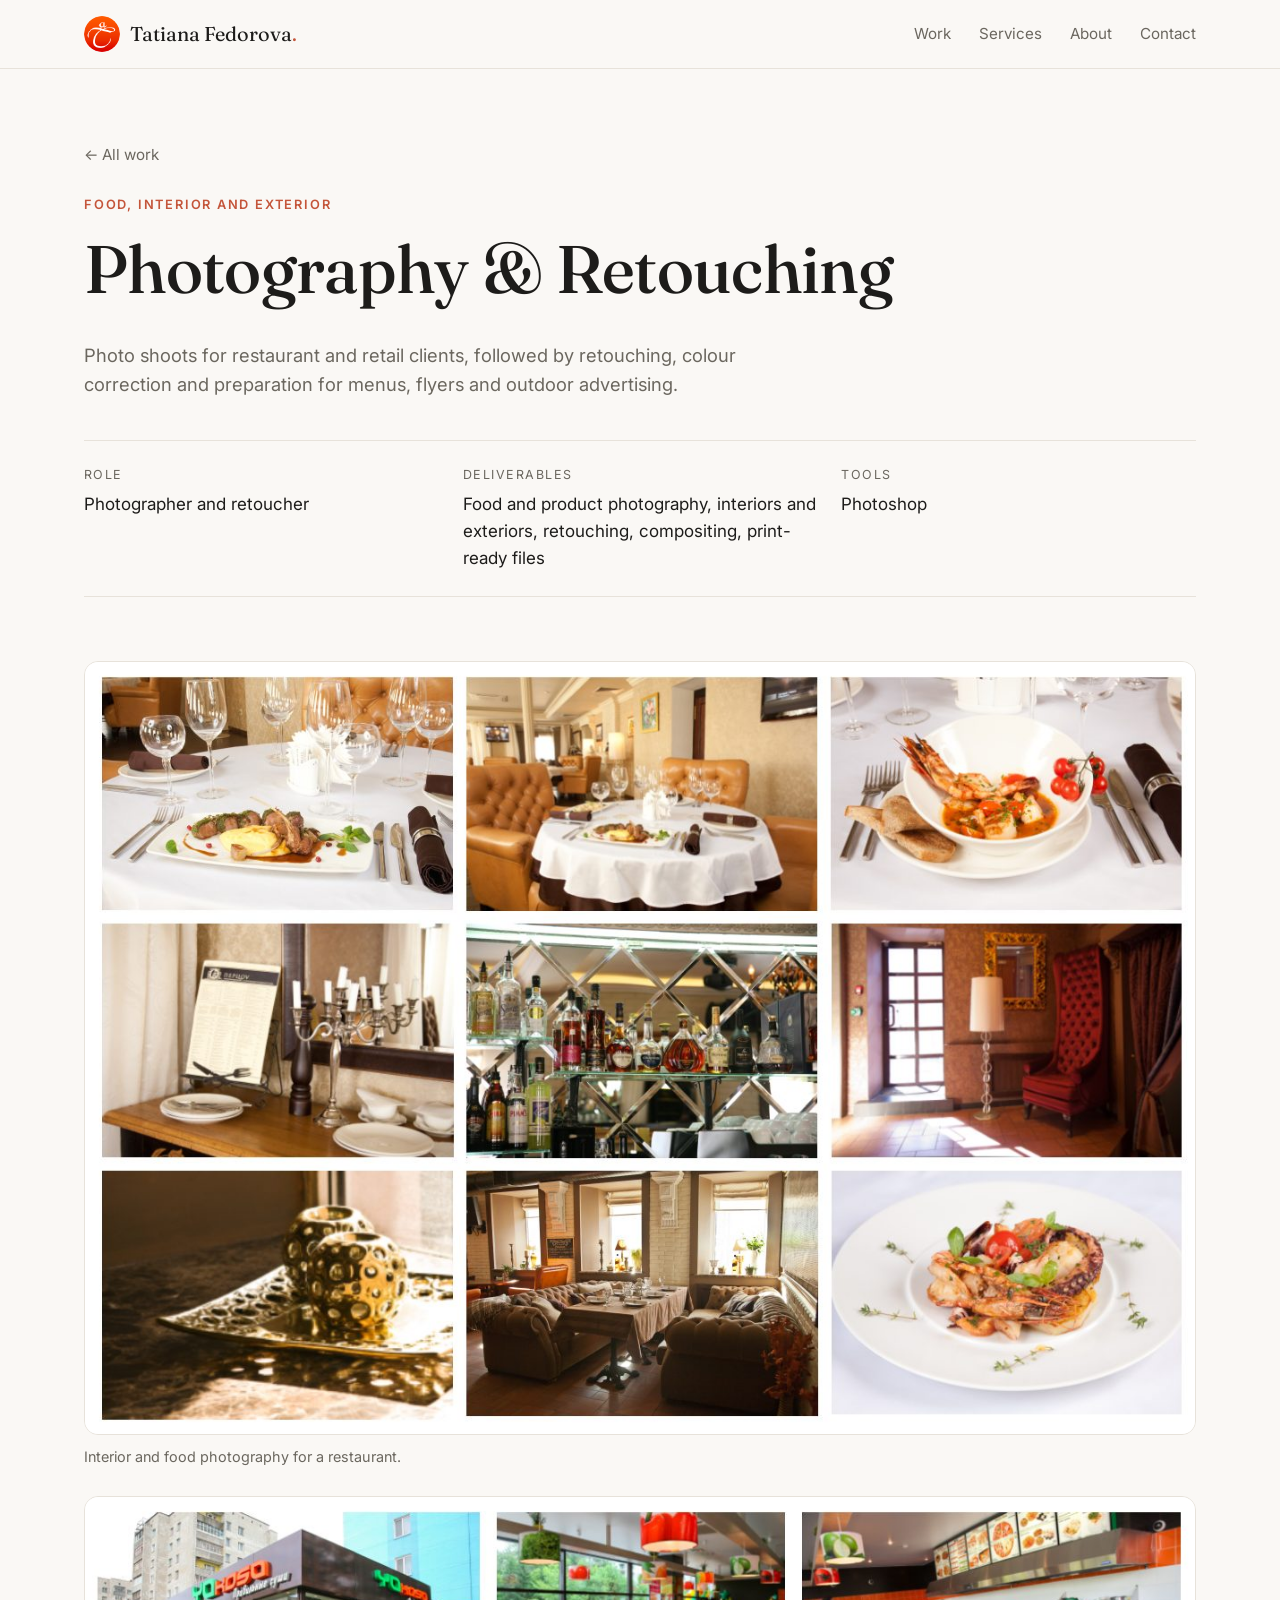
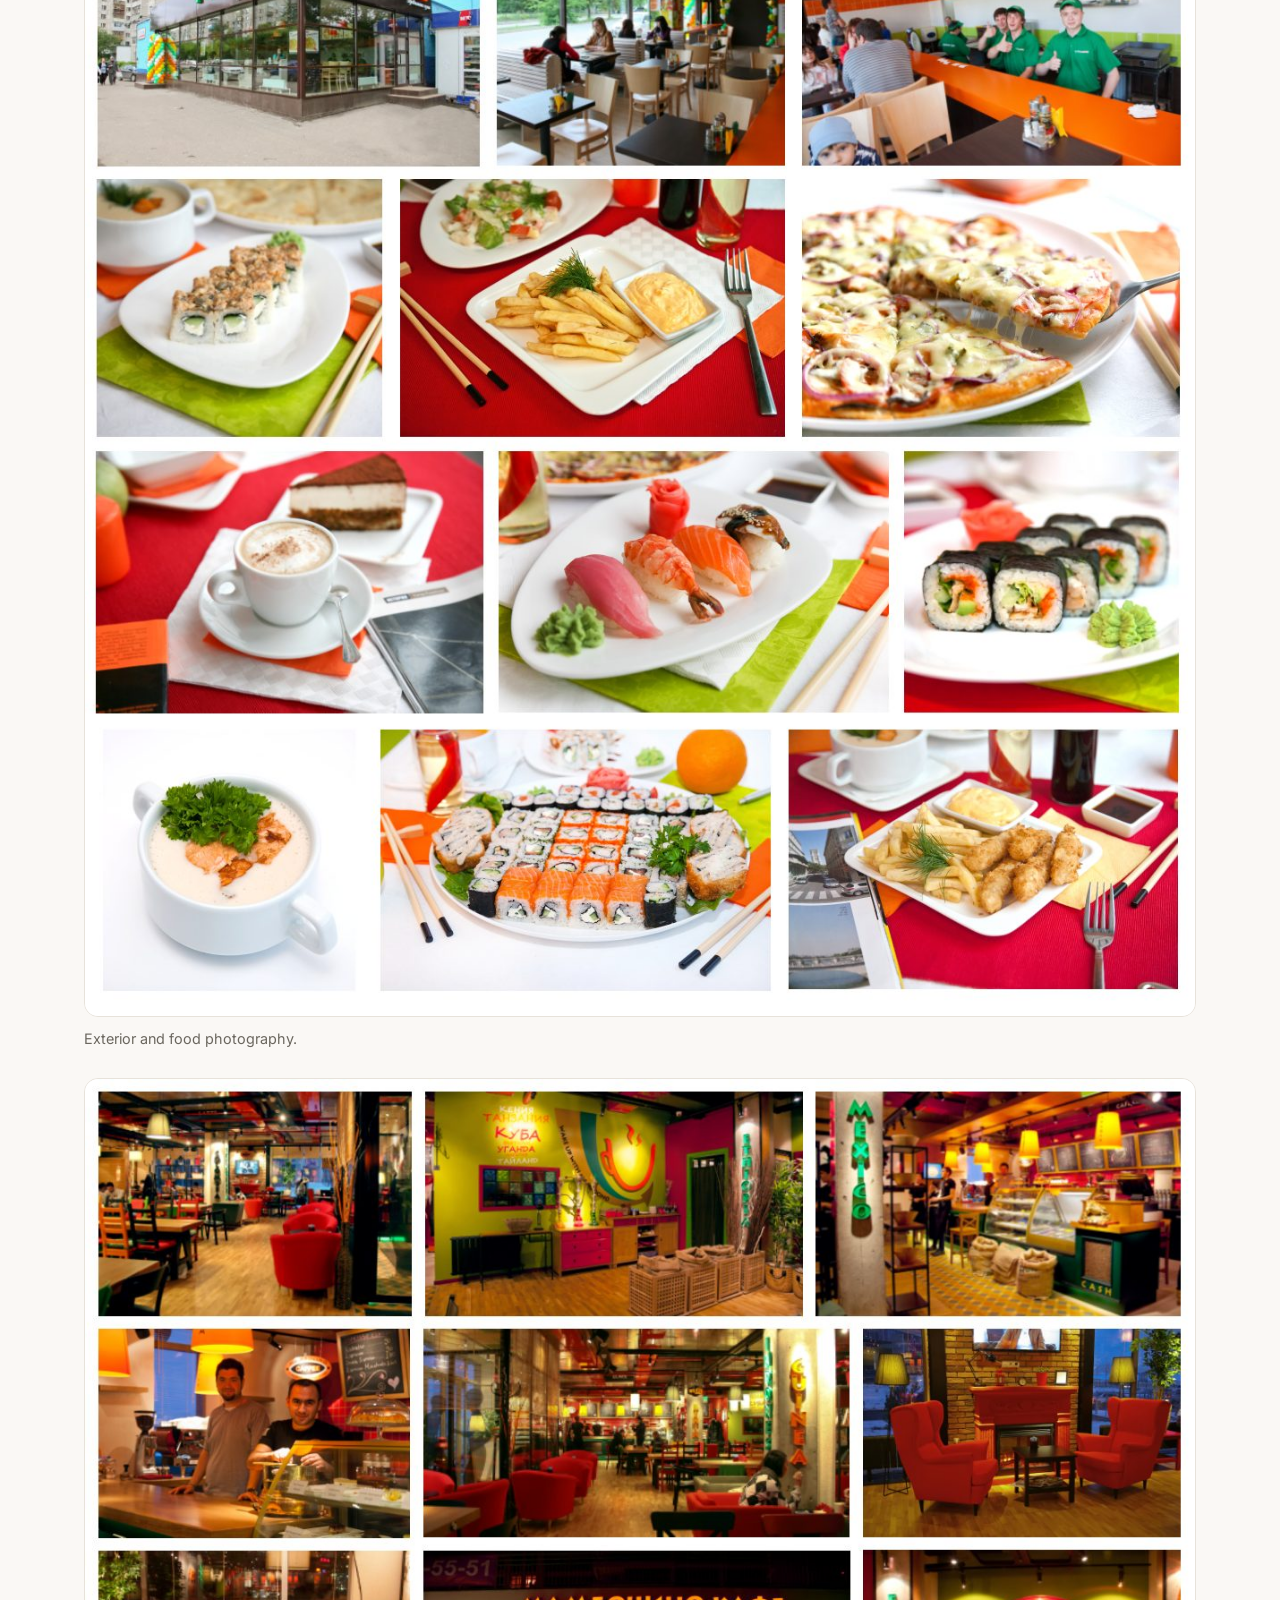
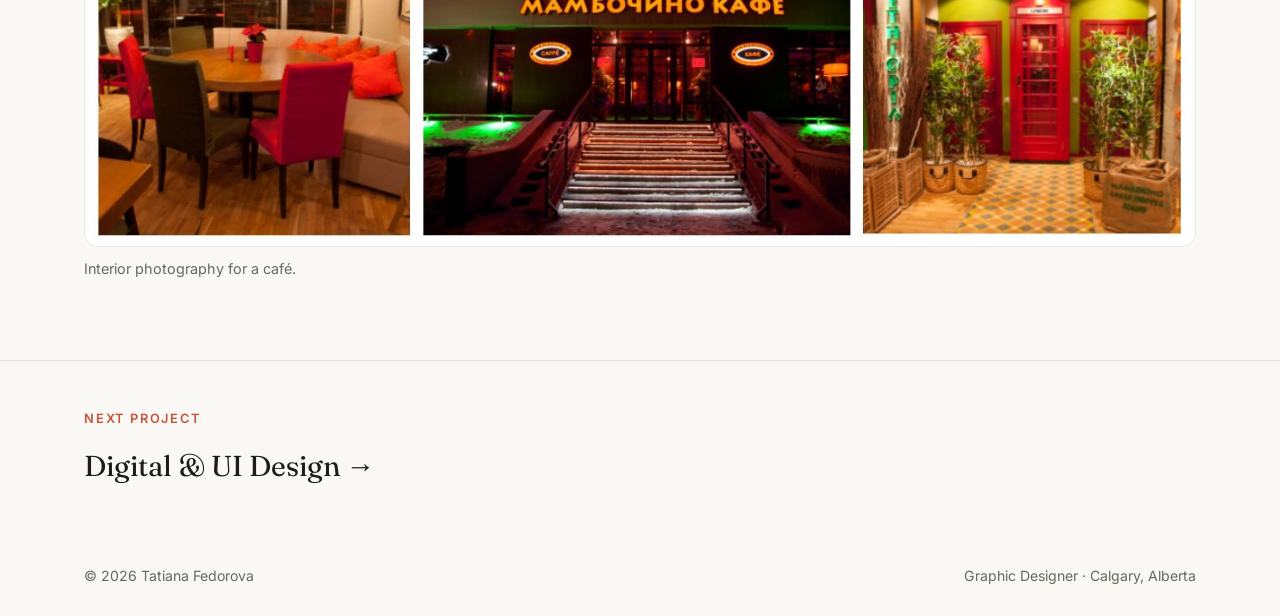
<file: work/photography.html>
<!doctype html>
<html lang="en">
<head>
  <meta charset="utf-8">
  <meta name="viewport" content="width=device-width, initial-scale=1">
  <title>Photography &amp; Retouching | Tatiana Fedorova</title>
  <meta name="description" content="Photo shoots for restaurant and retail clients, followed by retouching, colour correction and preparation for menus, flyers and outdoor advertising.">
  <link rel="icon" href="../images/favicon.ico">
  <link rel="preconnect" href="https://fonts.googleapis.com">
  <link rel="preconnect" href="https://fonts.gstatic.com" crossorigin>
  <link href="https://fonts.googleapis.com/css2?family=Fraunces:opsz,wght@9..144,400;9..144,500&family=Inter:wght@400;500;600&display=swap" rel="stylesheet">
  <link rel="stylesheet" href="../css/style.css">
</head>
<body>

<header class="site-header">
  <div class="wrap">
    <a class="brand" href="../index.html"><img src="../images/logo.png" alt="" width="36" height="36"><span class="name">Tatiana Fedorova<span class="dot">.</span></span></a>
    <nav class="nav">
      <a href="../index.html#work">Work</a>
      <a href="../index.html#services">Services</a>
      <a href="../index.html#about">About</a>
      <a href="../index.html#contact">Contact</a>
    </nav>
  </div>
</header>

<main>
  <section class="project-hero">
    <div class="wrap">
      <a class="back" href="../index.html#work">← All work</a>
      <div class="eyebrow">Food, interior and exterior</div>
      <h1>Photography &amp; Retouching</h1>
      <p class="lead">Photo shoots for restaurant and retail clients, followed by retouching, colour correction and preparation for menus, flyers and outdoor advertising.</p>
      <dl class="facts">
        <div><dt>Role</dt><dd>Photographer and retoucher</dd></div>
        <div><dt>Deliverables</dt><dd>Food and product photography, interiors and exteriors, retouching, compositing, print-ready files</dd></div>
        <div><dt>Tools</dt><dd>Photoshop</dd></div>
      </dl>
    </div>
  </section>

  <div class="wrap">
    <div class="gallery">
      <figure><img src="../images/work/photo2.jpg" alt="Photography &amp; Retouching: Interior and food photography for a restaurant." loading="lazy"><figcaption>Interior and food photography for a restaurant.</figcaption></figure>
      <figure><img src="../images/work/photo1.jpg" alt="Photography &amp; Retouching: Exterior and food photography." loading="lazy"><figcaption>Exterior and food photography.</figcaption></figure>
      <figure><img src="../images/work/photo3.jpg" alt="Photography &amp; Retouching: Interior photography for a café." loading="lazy"><figcaption>Interior photography for a café.</figcaption></figure>
    </div>
  </div>

  <div class="next-project">
    <div class="wrap">
      <div class="eyebrow">Next project</div>
      <a href="ui-design.html">Digital &amp; UI Design →</a>
    </div>
  </div>
</main>

<footer class="site-footer">
  <div class="wrap">
    <span>© 2026 Tatiana Fedorova</span>
    <span>Graphic Designer · Calgary, Alberta</span>
  </div>
</footer>

<script src="../js/lightbox.js"></script>
</body>
</html>
</file>
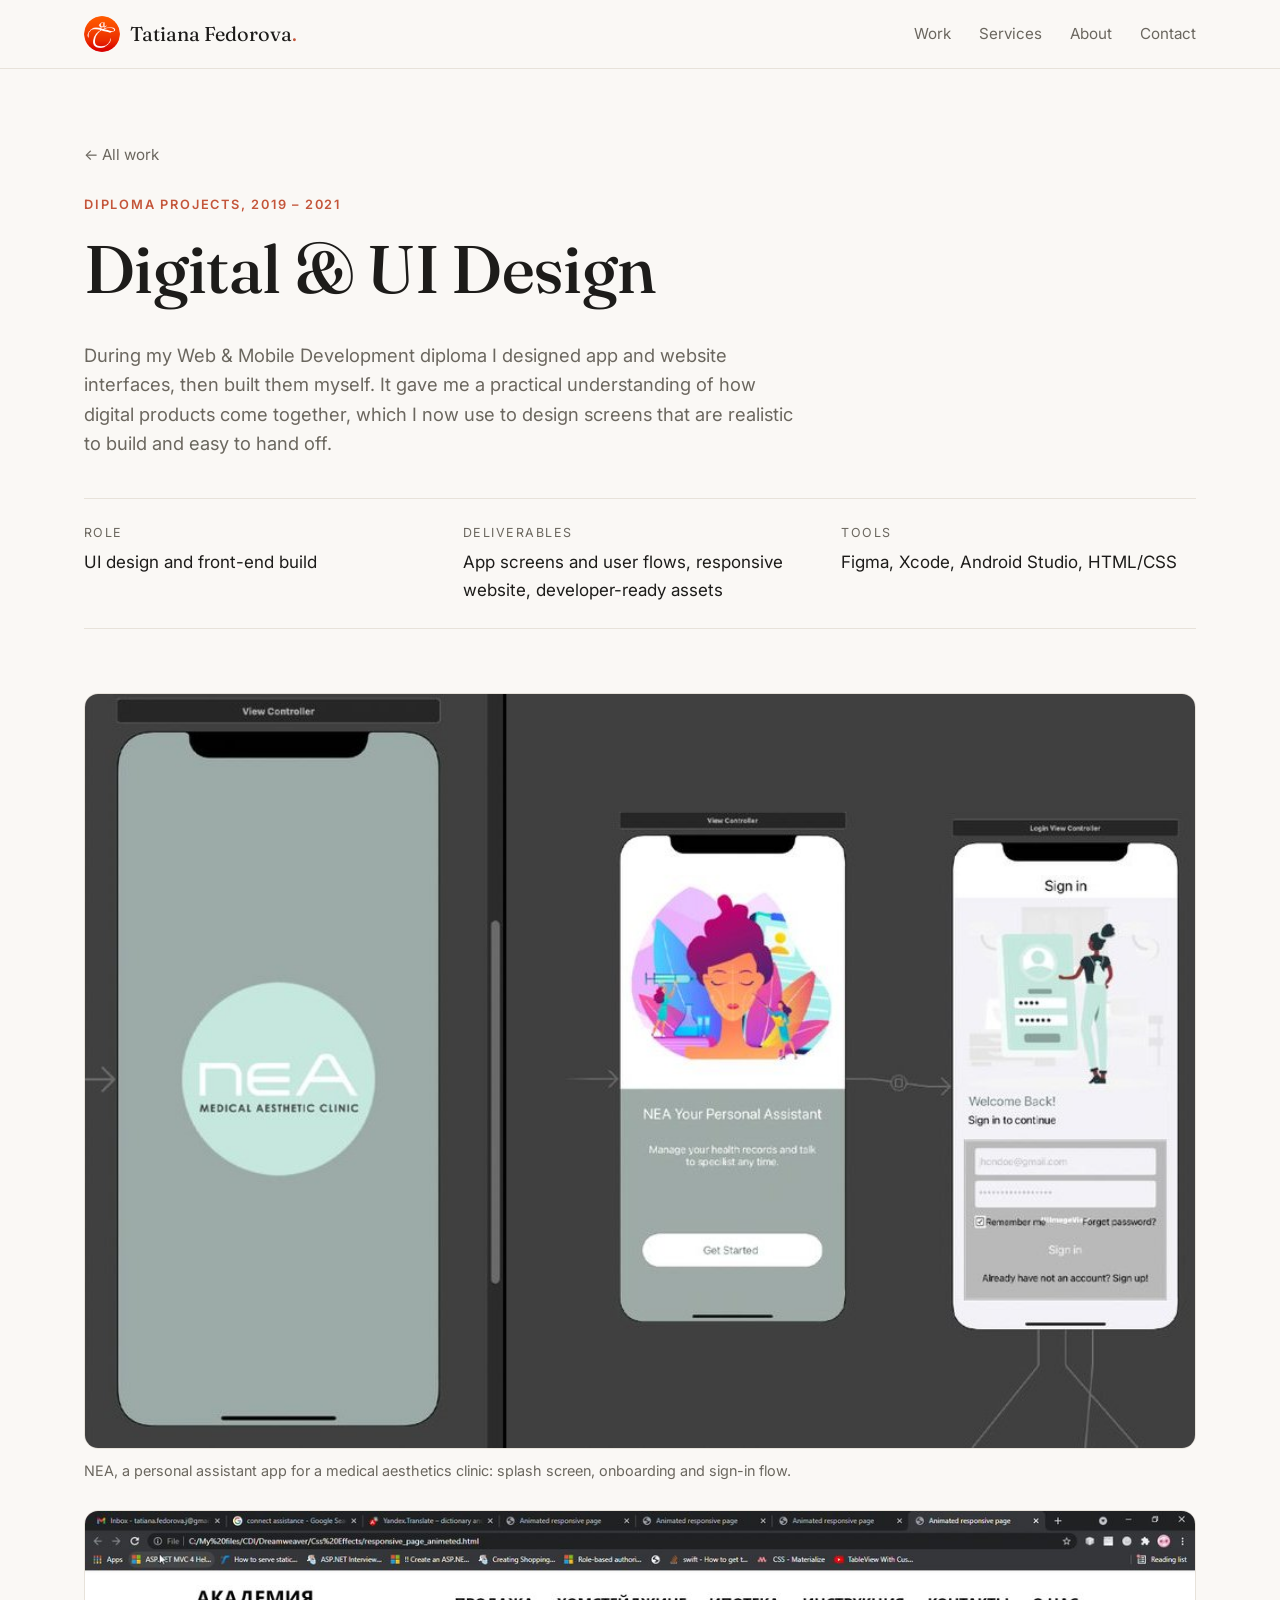
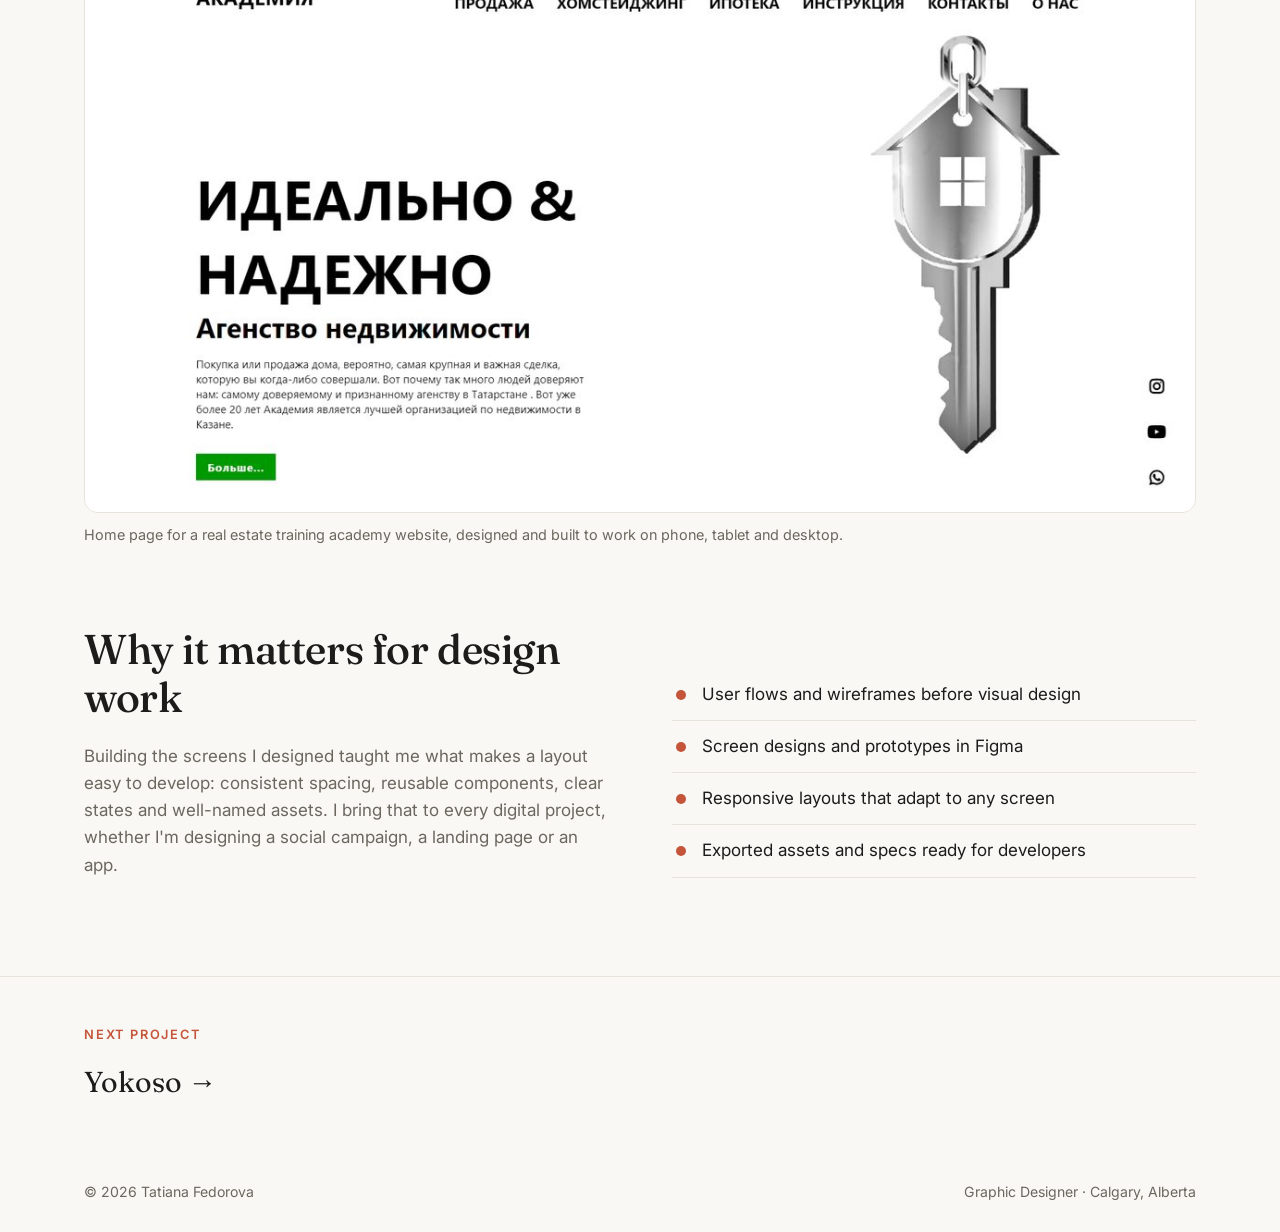
<file: work/ui-design.html>
<!doctype html>
<html lang="en">
<head>
  <meta charset="utf-8">
  <meta name="viewport" content="width=device-width, initial-scale=1">
  <title>Digital &amp; UI Design | Tatiana Fedorova</title>
  <meta name="description" content="During my Web &amp; Mobile Development diploma I designed app and website interfaces, then built them myself. It gave me a practical understanding of how ">
  <link rel="icon" href="../images/favicon.ico">
  <link rel="preconnect" href="https://fonts.googleapis.com">
  <link rel="preconnect" href="https://fonts.gstatic.com" crossorigin>
  <link href="https://fonts.googleapis.com/css2?family=Fraunces:opsz,wght@9..144,400;9..144,500&family=Inter:wght@400;500;600&display=swap" rel="stylesheet">
  <link rel="stylesheet" href="../css/style.css">
</head>
<body>

<header class="site-header">
  <div class="wrap">
    <a class="brand" href="../index.html"><img src="../images/logo.png" alt="" width="36" height="36"><span class="name">Tatiana Fedorova<span class="dot">.</span></span></a>
    <nav class="nav">
      <a href="../index.html#work">Work</a>
      <a href="../index.html#services">Services</a>
      <a href="../index.html#about">About</a>
      <a href="../index.html#contact">Contact</a>
    </nav>
  </div>
</header>

<main>
  <section class="project-hero">
    <div class="wrap">
      <a class="back" href="../index.html#work">← All work</a>
      <div class="eyebrow">Diploma projects, 2019 – 2021</div>
      <h1>Digital &amp; UI Design</h1>
      <p class="lead">During my Web &amp; Mobile Development diploma I designed app and website interfaces, then built them myself. It gave me a practical understanding of how digital products come together, which I now use to design screens that are realistic to build and easy to hand off.</p>
      <dl class="facts">
        <div><dt>Role</dt><dd>UI design and front-end build</dd></div>
        <div><dt>Deliverables</dt><dd>App screens and user flows, responsive website, developer-ready assets</dd></div>
        <div><dt>Tools</dt><dd>Figma, Xcode, Android Studio, HTML/CSS</dd></div>
      </dl>
    </div>
  </section>

  <div class="wrap">
    <div class="gallery">
      <figure><img src="../images/apps/nea-app-crop.jpg" alt="NEA app: splash, onboarding and sign-in screens" loading="lazy"><figcaption>NEA, a personal assistant app for a medical aesthetics clinic: splash screen, onboarding and sign-in flow.</figcaption></figure>
      <figure><img src="../images/apps/responsive-page.jpg" alt="Real estate academy website home page" loading="lazy"><figcaption>Home page for a real estate training academy website, designed and built to work on phone, tablet and desktop.</figcaption></figure>
    </div>

    <div class="split" style="padding-bottom:80px">
      <div>
        <h2>Why it matters for design work</h2>
        <p class="muted">Building the screens I designed taught me what makes a layout easy to develop: consistent spacing, reusable components, clear states and well-named assets. I bring that to every digital project, whether I'm designing a social campaign, a landing page or an app.</p>
      </div>
      <ul class="checklist">
        <li>User flows and wireframes before visual design</li>
        <li>Screen designs and prototypes in Figma</li>
        <li>Responsive layouts that adapt to any screen</li>
        <li>Exported assets and specs ready for developers</li>
      </ul>
    </div>
  </div>

  <div class="next-project">
    <div class="wrap">
      <div class="eyebrow">Next project</div>
      <a href="yokoso.html">Yokoso →</a>
    </div>
  </div>
</main>

<footer class="site-footer">
  <div class="wrap">
    <span>© 2026 Tatiana Fedorova</span>
    <span>Graphic Designer · Calgary, Alberta</span>
  </div>
</footer>

<script src="../js/lightbox.js"></script>
</body>
</html>
</file>
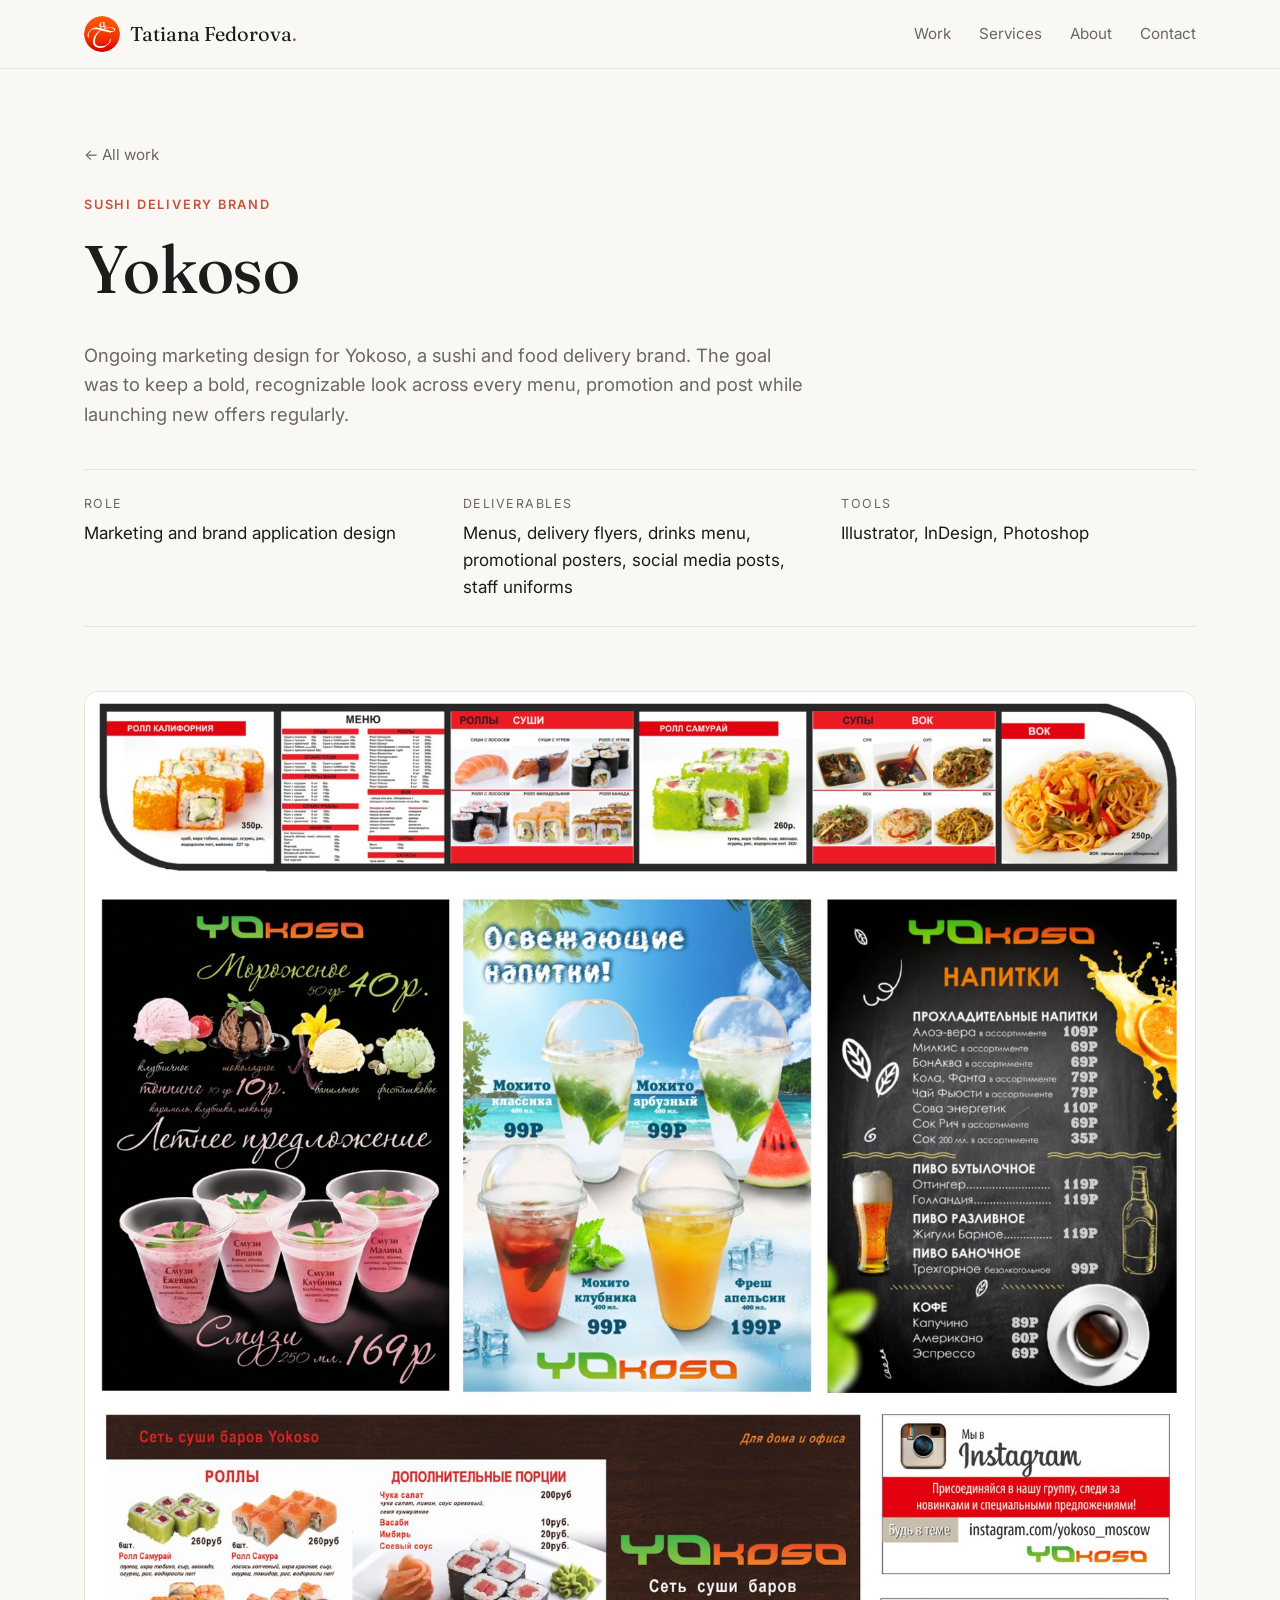
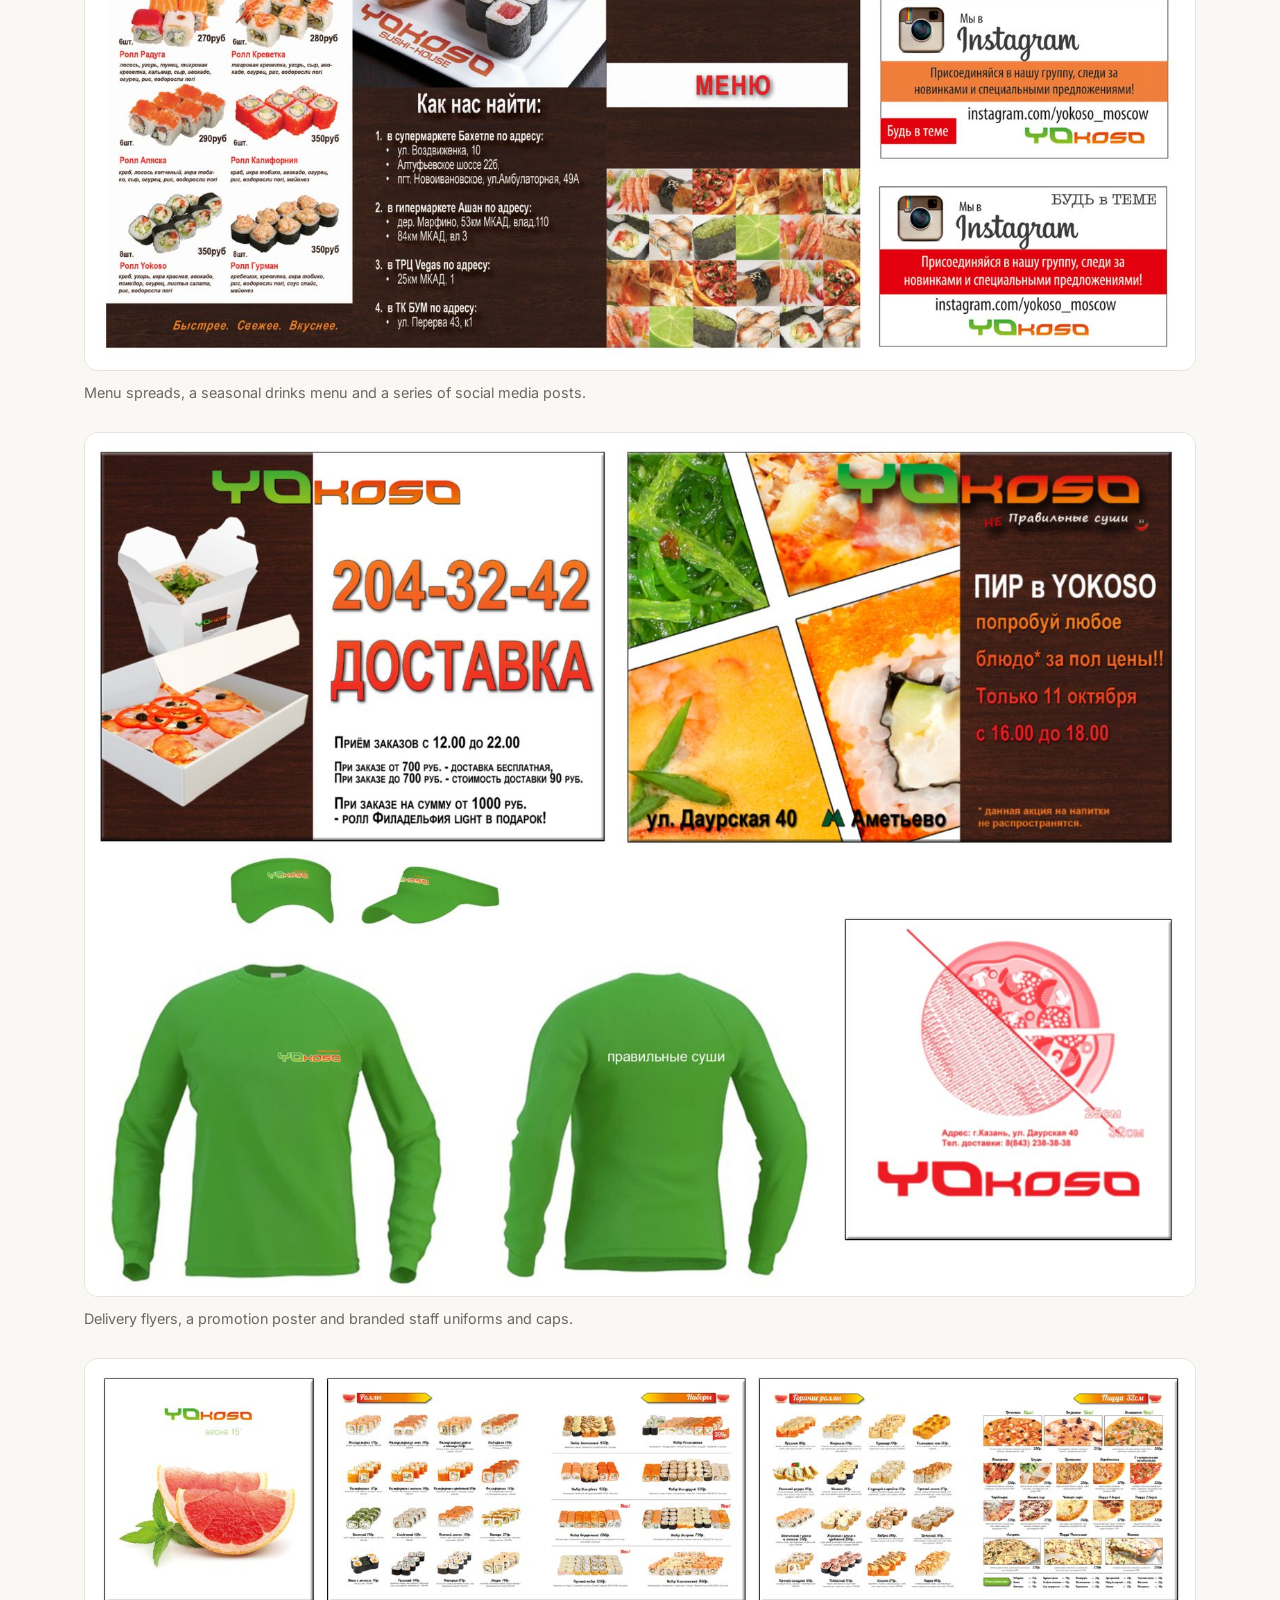
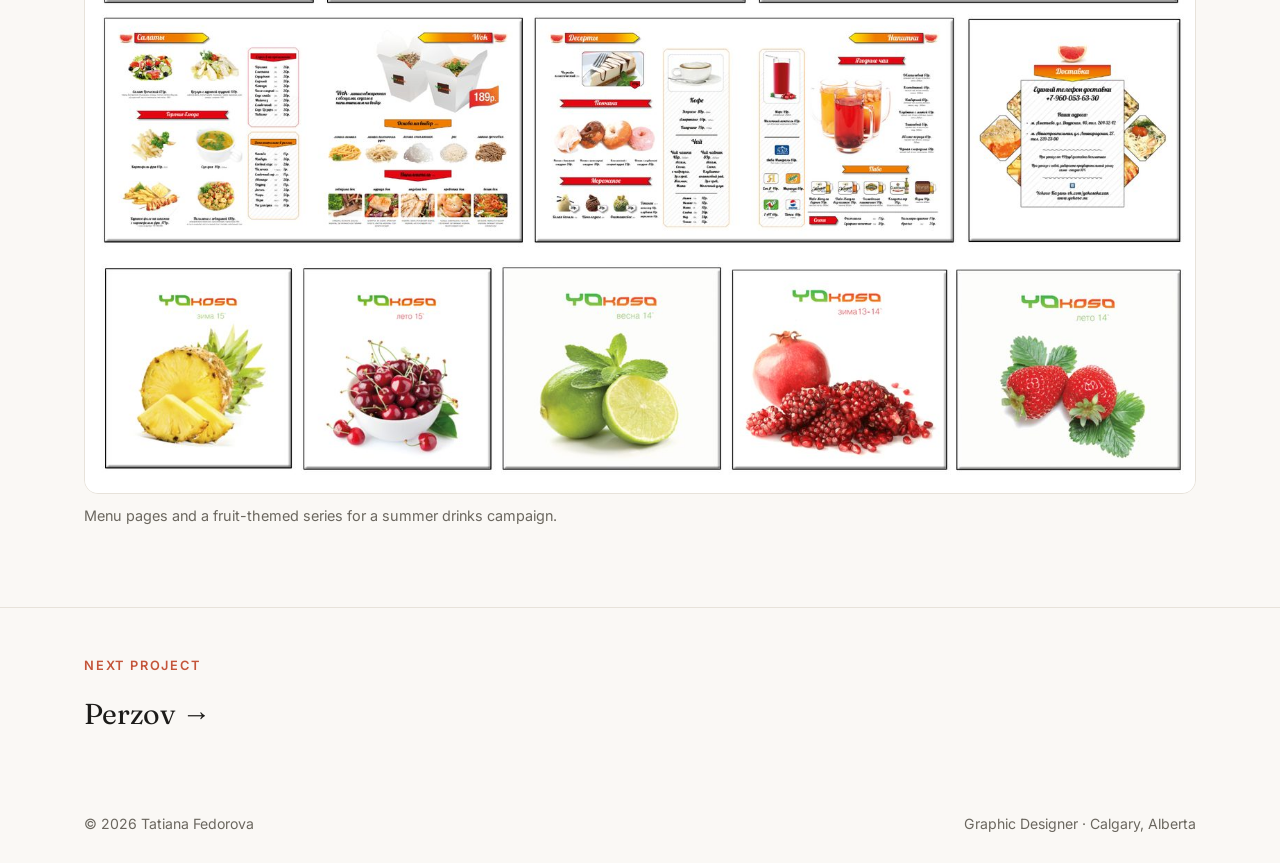
<file: work/yokoso.html>
<!doctype html>
<html lang="en">
<head>
  <meta charset="utf-8">
  <meta name="viewport" content="width=device-width, initial-scale=1">
  <title>Yokoso | Tatiana Fedorova</title>
  <meta name="description" content="Ongoing marketing design for Yokoso, a sushi and food delivery brand. The goal was to keep a bold, recognizable look across every menu, promotion and ">
  <link rel="icon" href="../images/favicon.ico">
  <link rel="preconnect" href="https://fonts.googleapis.com">
  <link rel="preconnect" href="https://fonts.gstatic.com" crossorigin>
  <link href="https://fonts.googleapis.com/css2?family=Fraunces:opsz,wght@9..144,400;9..144,500&family=Inter:wght@400;500;600&display=swap" rel="stylesheet">
  <link rel="stylesheet" href="../css/style.css">
</head>
<body>

<header class="site-header">
  <div class="wrap">
    <a class="brand" href="../index.html"><img src="../images/logo.png" alt="" width="36" height="36"><span class="name">Tatiana Fedorova<span class="dot">.</span></span></a>
    <nav class="nav">
      <a href="../index.html#work">Work</a>
      <a href="../index.html#services">Services</a>
      <a href="../index.html#about">About</a>
      <a href="../index.html#contact">Contact</a>
    </nav>
  </div>
</header>

<main>
  <section class="project-hero">
    <div class="wrap">
      <a class="back" href="../index.html#work">← All work</a>
      <div class="eyebrow">Sushi delivery brand</div>
      <h1>Yokoso</h1>
      <p class="lead">Ongoing marketing design for Yokoso, a sushi and food delivery brand. The goal was to keep a bold, recognizable look across every menu, promotion and post while launching new offers regularly.</p>
      <dl class="facts">
        <div><dt>Role</dt><dd>Marketing and brand application design</dd></div>
        <div><dt>Deliverables</dt><dd>Menus, delivery flyers, drinks menu, promotional posters, social media posts, staff uniforms</dd></div>
        <div><dt>Tools</dt><dd>Illustrator, InDesign, Photoshop</dd></div>
      </dl>
    </div>
  </section>

  <div class="wrap">
    <div class="gallery">
      <figure><img src="../images/work/yokoso1.jpg" alt="Yokoso: Menu spreads, a seasonal drinks menu and a series of social media posts." loading="lazy"><figcaption>Menu spreads, a seasonal drinks menu and a series of social media posts.</figcaption></figure>
      <figure><img src="../images/work/yokoso2.jpg" alt="Yokoso: Delivery flyers, a promotion poster and branded staff uniforms and caps." loading="lazy"><figcaption>Delivery flyers, a promotion poster and branded staff uniforms and caps.</figcaption></figure>
      <figure><img src="../images/work/yokoso3.jpg" alt="Yokoso: Menu pages and a fruit-themed series for a summer drinks campaign." loading="lazy"><figcaption>Menu pages and a fruit-themed series for a summer drinks campaign.</figcaption></figure>
    </div>
  </div>

  <div class="next-project">
    <div class="wrap">
      <div class="eyebrow">Next project</div>
      <a href="perzov.html">Perzov →</a>
    </div>
  </div>
</main>

<footer class="site-footer">
  <div class="wrap">
    <span>© 2026 Tatiana Fedorova</span>
    <span>Graphic Designer · Calgary, Alberta</span>
  </div>
</footer>

<script src="../js/lightbox.js"></script>
</body>
</html>
</file>
<file: css/style.css>
/* Tatiana Fedorova portfolio. Plain CSS, no build step. */
:root {
  --bg: #faf8f5;
  --surface: #ffffff;
  --ink: #1d1c1a;
  --muted: #6b675f;
  --line: #e7e2da;
  --accent: #c4553a;
  --accent-soft: #f6e7e1;
  --radius: 14px;
  --max: 1160px;
  --serif: "Fraunces", Georgia, serif;
  --sans: "Inter", system-ui, -apple-system, "Segoe UI", sans-serif;
}

* { box-sizing: border-box; }
html { scroll-behavior: smooth; }
body {
  margin: 0;
  background: var(--bg);
  color: var(--ink);
  font: 400 17px/1.6 var(--sans);
  -webkit-font-smoothing: antialiased;
}
img { max-width: 100%; display: block; }
a { color: inherit; }
h1, h2, h3 { font-family: var(--serif); font-weight: 500; line-height: 1.15; margin: 0 0 .5em; letter-spacing: -0.01em; }
h1 { font-size: clamp(2.4rem, 5.5vw, 4.2rem); }
h2 { font-size: clamp(1.8rem, 3.4vw, 2.6rem); }
h3 { font-size: 1.3rem; }
p { margin: 0 0 1em; }

.wrap { max-width: var(--max); margin: 0 auto; padding: 0 24px; }
.eyebrow { font-size: .8rem; font-weight: 600; letter-spacing: .14em; text-transform: uppercase; color: var(--accent); margin-bottom: 14px; }
.muted { color: var(--muted); }

/* Header */
.site-header { position: sticky; top: 0; z-index: 10; background: rgba(250, 248, 245, .9); backdrop-filter: blur(10px); border-bottom: 1px solid var(--line); }
.site-header .wrap { display: flex; gap: 12px; align-items: center; justify-content: space-between; height: 68px; }
.brand { font-family: var(--serif); font-size: 1.25rem; text-decoration: none; display: flex; align-items: center; gap: 10px; }
.brand img { width: 36px; height: 36px; border-radius: 50%; }
.brand .name { white-space: nowrap; }
.brand .dot { color: var(--accent); }
.nav { display: flex; gap: 28px; }
.nav a { text-decoration: none; font-size: .95rem; color: var(--muted); }
.nav a:hover { color: var(--ink); }

/* Buttons */
.btn { display: inline-block; padding: 13px 24px; border-radius: 999px; background: var(--ink); color: #fff; text-decoration: none; font-weight: 500; font-size: .95rem; transition: background .2s; }
.btn:hover { background: var(--accent); }
.btn.ghost { background: transparent; color: var(--ink); border: 1px solid var(--ink); }
.btn.ghost:hover { background: var(--ink); color: #fff; }

/* Hero */
.hero { padding: 96px 0 72px; }
.hero h1 { max-width: 15ch; }
.hero .lead { font-size: 1.2rem; color: var(--muted); max-width: 46ch; margin: 18px 0 32px; }
.hero .actions { display: flex; gap: 12px; flex-wrap: wrap; }
.hero-meta { display: flex; gap: 40px; flex-wrap: wrap; margin-top: 64px; padding-top: 28px; border-top: 1px solid var(--line); }
.hero-meta div { font-size: .95rem; color: var(--muted); }
.hero-meta strong { display: block; font-family: var(--serif); font-weight: 500; font-size: 1.7rem; color: var(--ink); }

section { padding: 80px 0; }
.section-head { display: flex; justify-content: space-between; align-items: end; gap: 24px; margin-bottom: 40px; flex-wrap: wrap; }
.section-head p { max-width: 46ch; color: var(--muted); margin: 0; }

/* Work grid */
.grid { display: grid; grid-template-columns: repeat(2, 1fr); gap: 28px; }
.card { text-decoration: none; display: block; }
.card .thumb { aspect-ratio: 4 / 3; border-radius: var(--radius); overflow: hidden; background: var(--surface); border: 1px solid var(--line); }
.card .thumb img { width: 100%; height: 100%; object-fit: cover; transition: transform .5s ease; }
.card:hover .thumb img { transform: scale(1.035); }
.card h3 { margin: 18px 0 4px; }
.card p { color: var(--muted); font-size: .95rem; margin: 0; }
.tags { display: flex; gap: 8px; flex-wrap: wrap; margin-top: 10px; }
.tag { font-size: .78rem; padding: 4px 10px; border-radius: 999px; background: var(--accent-soft); color: var(--accent); }

/* Placeholders for work samples still to be added */
.placeholder .thumb { display: flex; align-items: center; justify-content: center; flex-direction: column; gap: 6px; background: repeating-linear-gradient(45deg, #fff, #fff 12px, #f6f3ee 12px, #f6f3ee 24px); border: 2px dashed #d6cfc4; color: var(--muted); text-align: center; padding: 20px; }
.placeholder .thumb img { width: 100%; height: 100%; object-fit: cover; }
.placeholder .thumb:has(img) { padding: 0; border-style: solid; }
.placeholder .thumb strong { color: var(--ink); font-weight: 600; }
.placeholder-note { font-size: .8rem; font-weight: 600; letter-spacing: .1em; text-transform: uppercase; color: #a39b8e; }

/* Services */
.services { background: var(--surface); border-top: 1px solid var(--line); border-bottom: 1px solid var(--line); }
.service-grid { display: grid; grid-template-columns: repeat(4, 1fr); gap: 28px; }
.service { padding-top: 22px; border-top: 2px solid var(--ink); }
.service p { color: var(--muted); font-size: .95rem; }

/* Split block */
.split { display: grid; grid-template-columns: 1fr 1fr; gap: 64px; align-items: center; }
.split img { border-radius: var(--radius); border: 1px solid var(--line); }
.checklist { list-style: none; padding: 0; margin: 24px 0 0; }
.checklist li { padding: 12px 0 12px 30px; border-bottom: 1px solid var(--line); position: relative; }
.checklist li::before { content: ""; position: absolute; left: 4px; top: 21px; width: 10px; height: 10px; border-radius: 50%; background: var(--accent); }

/* Tools */
.tools { display: flex; flex-wrap: wrap; gap: 10px; margin-top: 18px; }
.tools span { padding: 8px 16px; border: 1px solid var(--line); border-radius: 999px; background: var(--surface); font-size: .92rem; }

/* About */
.about { display: grid; grid-template-columns: 340px 1fr; gap: 64px; align-items: start; }
.about img { border-radius: var(--radius); aspect-ratio: 1; object-fit: cover; width: 100%; }
.timeline { list-style: none; padding: 0; margin: 28px 0 0; }
.timeline li { display: grid; grid-template-columns: 130px 1fr; gap: 16px; padding: 14px 0; border-top: 1px solid var(--line); }
.timeline .when { color: var(--muted); font-size: .92rem; }
.timeline strong { display: block; font-weight: 600; }
.timeline span { color: var(--muted); font-size: .95rem; }

/* Contact */
.contact { background: var(--ink); color: #f3efe9; }
.contact h2 { color: #fff; max-width: 18ch; }
.contact .muted { color: #b8b1a6; }
.contact-links { display: grid; grid-template-columns: repeat(2, 1fr); max-width: 760px; gap: 24px; margin-top: 40px; }
.contact-links a { display: block; padding: 22px; border: 1px solid #3a3834; border-radius: var(--radius); text-decoration: none; transition: border-color .2s; }
.contact-links a:hover { border-color: var(--accent); }
.contact-links small { display: block; color: #b8b1a6; font-size: .8rem; letter-spacing: .1em; text-transform: uppercase; margin-bottom: 6px; }

.site-footer { padding: 28px 0; font-size: .88rem; color: var(--muted); }
.site-footer .wrap { display: flex; justify-content: space-between; gap: 16px; flex-wrap: wrap; }

/* Project pages */
.project-hero { padding: 72px 0 40px; }
.back { display: inline-block; margin-bottom: 28px; color: var(--muted); text-decoration: none; font-size: .95rem; }
.back:hover { color: var(--ink); }
.project-hero .lead { font-size: 1.15rem; color: var(--muted); max-width: 60ch; }
.facts { display: grid; grid-template-columns: repeat(3, 1fr); gap: 24px; margin: 40px 0 0; padding: 24px 0; border-top: 1px solid var(--line); border-bottom: 1px solid var(--line); }
.facts dt { font-size: .78rem; letter-spacing: .12em; text-transform: uppercase; color: var(--muted); margin-bottom: 6px; }
.facts dd { margin: 0; }
.gallery { display: grid; gap: 28px; padding: 24px 0 80px; }
.gallery figure { margin: 0; }
.gallery img { width: 100%; border-radius: var(--radius); border: 1px solid var(--line); background: #fff; cursor: zoom-in; }
.gallery figcaption { margin-top: 10px; font-size: .9rem; color: var(--muted); }
.gallery.two { grid-template-columns: 1fr 1fr; align-items: start; }
.next-project { border-top: 1px solid var(--line); padding: 48px 0; }
.next-project a { text-decoration: none; font-family: var(--serif); font-size: 1.8rem; }
.next-project a:hover { color: var(--accent); }

/* Lightbox */
.lightbox { position: fixed; inset: 0; background: rgba(20, 19, 17, .92); display: none; align-items: center; justify-content: center; padding: 24px; z-index: 50; cursor: zoom-out; }
.lightbox.open { display: flex; }
.lightbox img { max-height: 92vh; max-width: 100%; border-radius: 8px; }

@media (max-width: 900px) {
  .service-grid { grid-template-columns: 1fr 1fr; }
  .split, .about { grid-template-columns: 1fr; gap: 36px; }
  .about img { max-width: 320px; }
  .contact-links { grid-template-columns: 1fr; }
}
@media (max-width: 640px) {
  body { font-size: 16px; }
  .wrap { padding: 0 16px; }
  .nav { gap: 14px; }
  .nav a { font-size: .9rem; }
  .brand { font-size: 1.05rem; gap: 8px; }
  .brand img { width: 30px; height: 30px; }
  .nav a:nth-child(2) { display: none; }
  .hero { padding: 56px 0 48px; }
  .grid, .gallery.two, .service-grid, .facts { grid-template-columns: 1fr; }
  section { padding: 56px 0; }
  .timeline li { grid-template-columns: 1fr; gap: 2px; }
}
@media (max-width: 400px) {
  .brand { font-size: .95rem; }
  .nav { gap: 10px; }
  .nav a { font-size: .85rem; }
}
</file>
